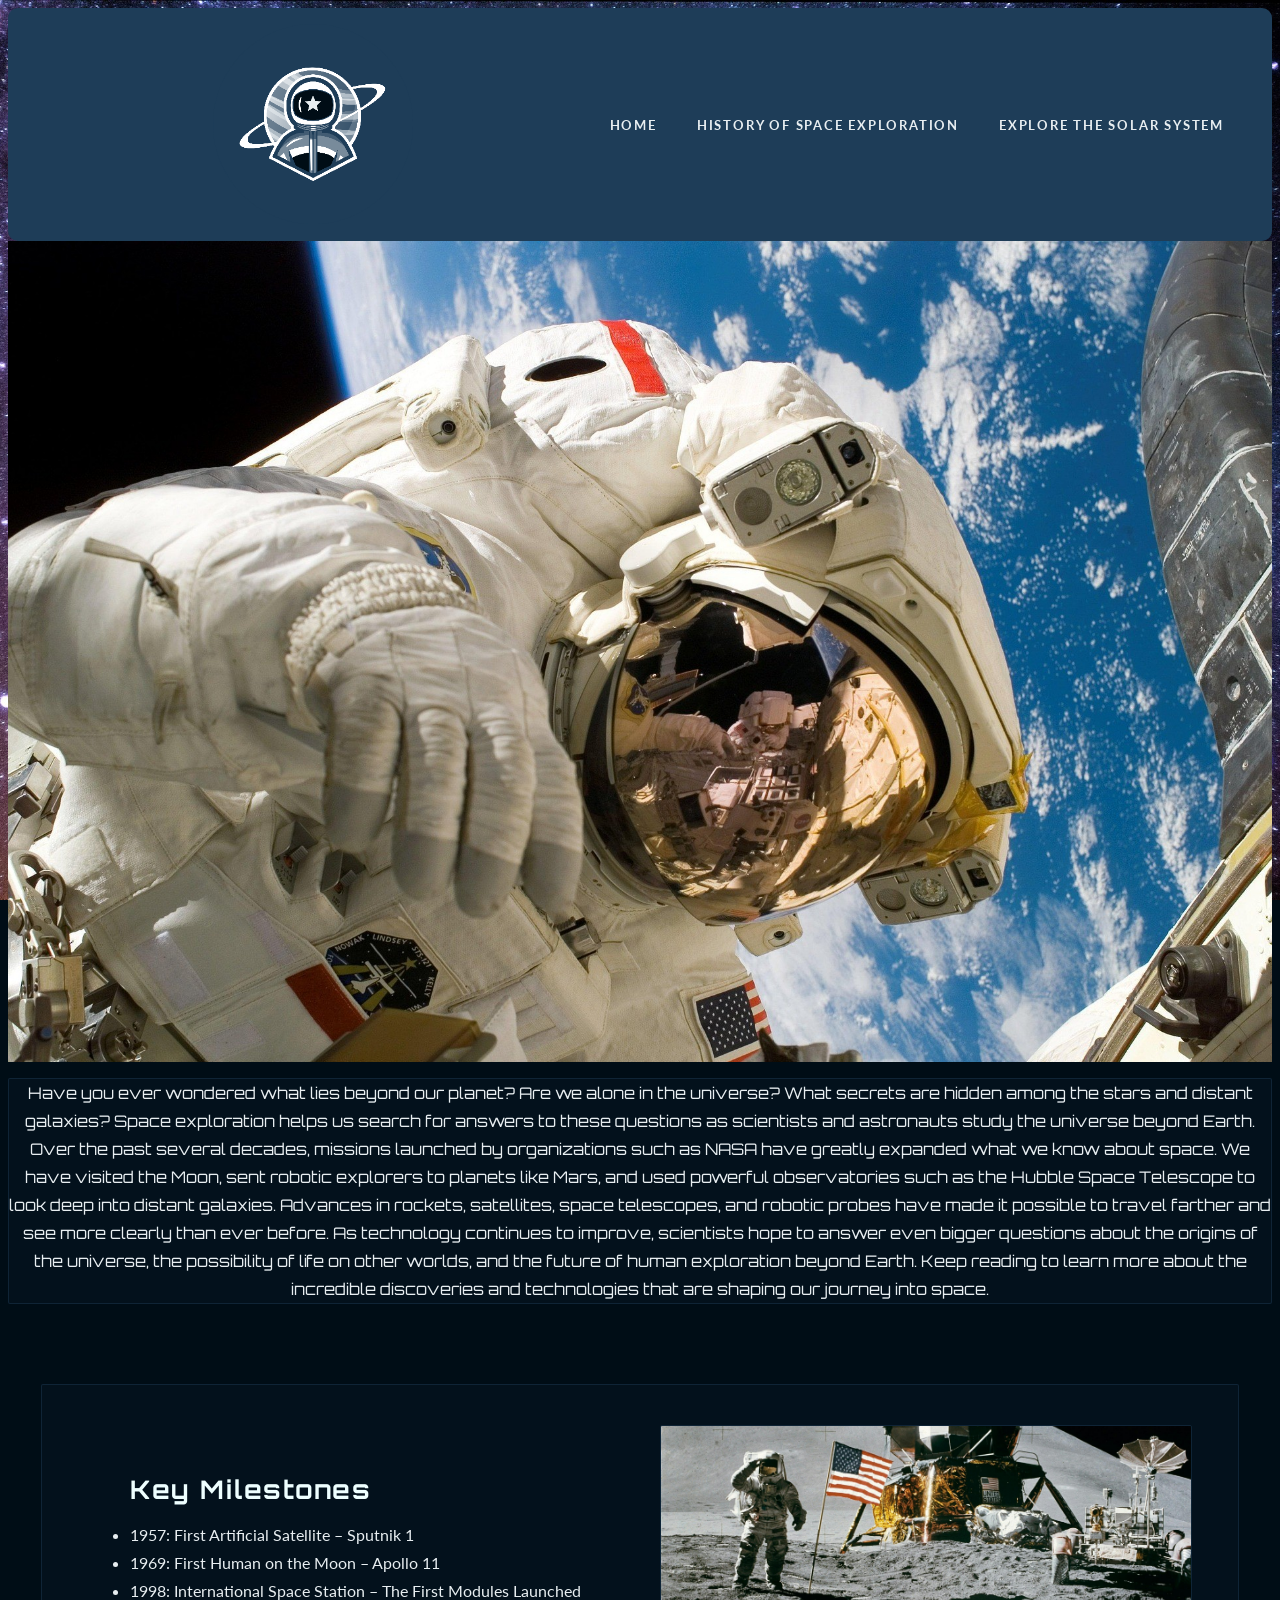
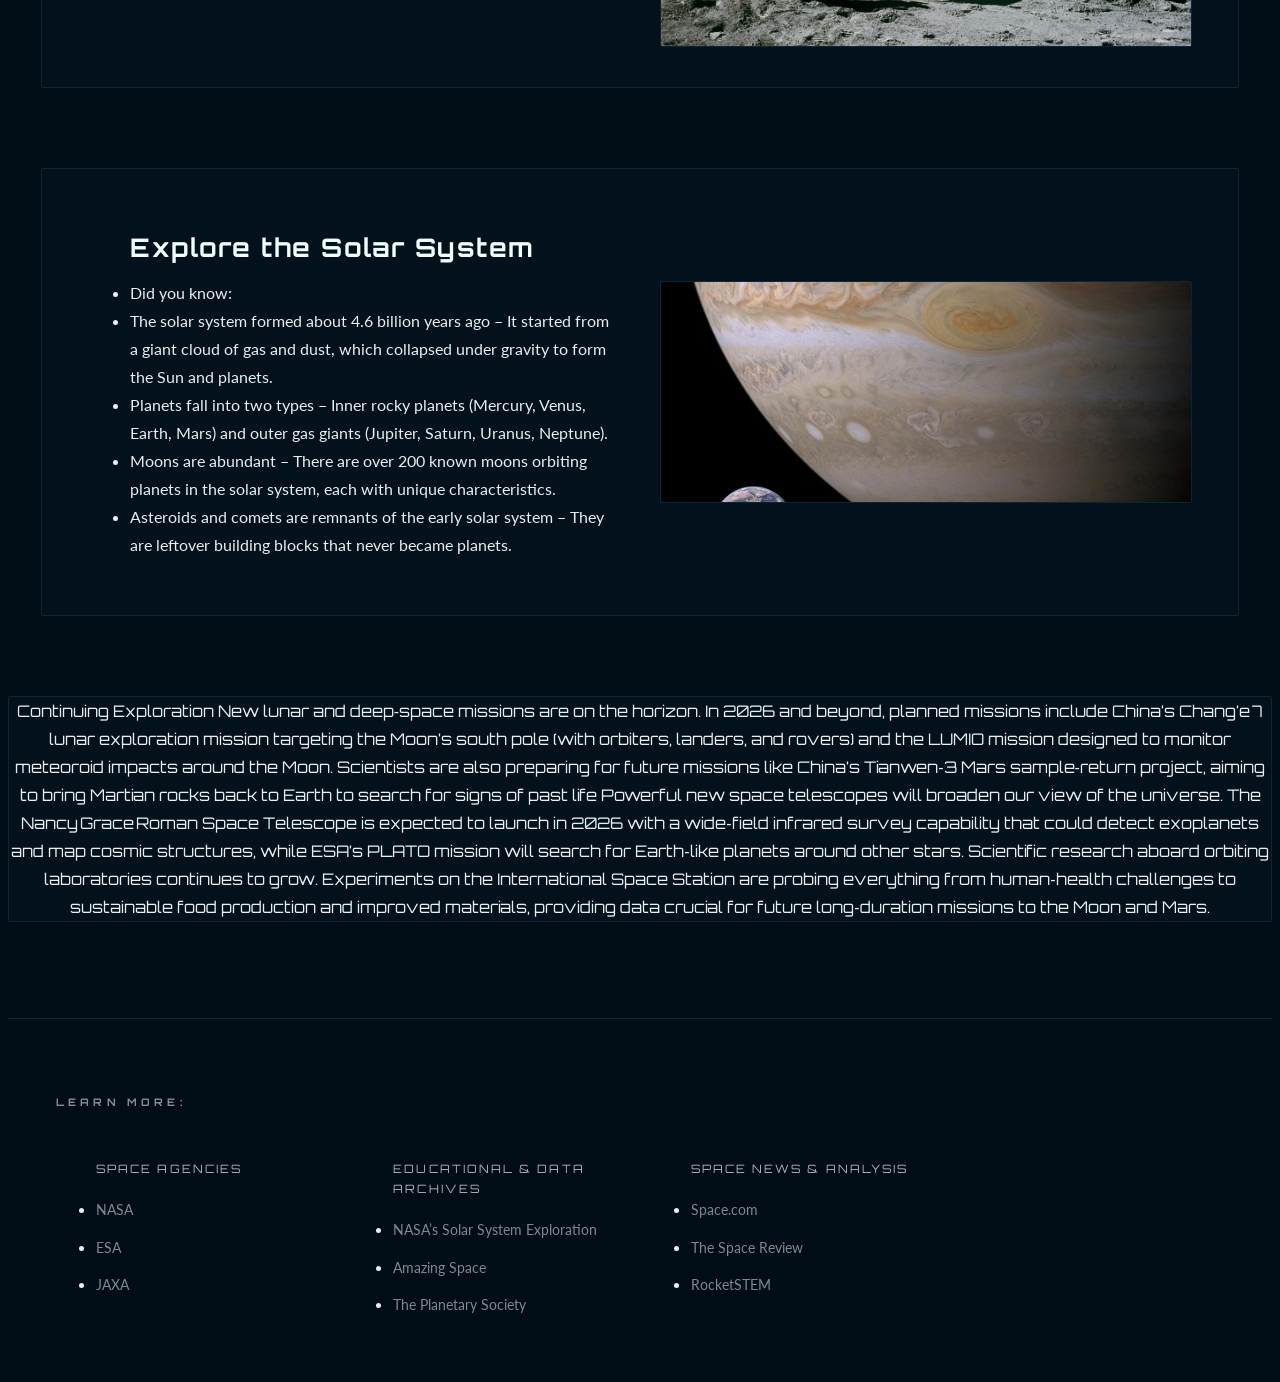
<file: index.html>
<!DOCTYPE html>
<html lang="en">
<head>
    <meta charset="UTF-8">
    <meta name="viewport" content="width=device-width, initial-scale=1.0">
    <title>Rachel Callison's site</title>
    <link rel="stylesheet" href="styles/spaceSite.css">
</head>
<body>
    <header>
        <img src="images/Space_Logo.png" alt="Space Logo">
        <nav>
            <ul>
                <li><a href="index.html">Home</a></li>
                <li><a href="history.html">History of Space Exploration</a></li>
                <li><a href="solarsystem.html">Explore the Solar System</a></li>
            </ul>
        </nav>
    </header>
    <img id="hero-" src="images/home_hero.jpg" alt="home hero image">
    <p>Have you ever wondered what lies beyond our planet? Are we alone in the universe? What secrets are hidden among the stars and distant galaxies? Space exploration helps us search for answers to these questions as scientists and astronauts study the universe beyond Earth. Over the past several decades, missions launched by organizations such as NASA have greatly expanded what we know about space. We have visited the Moon, sent robotic explorers to planets like Mars, and used powerful observatories such as the Hubble Space Telescope to look deep into distant galaxies. Advances in rockets, satellites, space telescopes, and robotic probes have made it possible to travel farther and see more clearly than ever before. As technology continues to improve, scientists hope to answer even bigger questions about the origins of the universe, the possibility of life on other worlds, and the future of human exploration beyond Earth. Keep reading to learn more about the incredible discoveries and technologies that are shaping our journey into space.</p>

    <section>
        <ul>
            <li>Key Milestones</li>
            <li>1957: First Artificial Satellite – Sputnik 1</li>
            <li>1969: First Human on the Moon – Apollo 11</li>
            <li>1998: International Space Station – The First Modules Launched</li>
        </ul>
        <a href="history.html">
        <img src="images/history_button.jpg" alt="">
    </a>
    </section>

    <section>
        
        <ul><li>Explore the Solar System</li>
            <li>Did you know:</li>
            <li>The solar system formed about 4.6 billion years ago – It started from a giant cloud of gas and dust, which collapsed under gravity to form the Sun and planets.</li>
            <li>Planets fall into two types – Inner rocky planets (Mercury, Venus, Earth, Mars) and outer gas giants (Jupiter, Saturn, Uranus, Neptune).</li>
            <li>Moons are abundant – There are over 200 known moons orbiting planets in the solar system, each with unique characteristics.</li>
            <li>Asteroids and comets are remnants of the early solar system – They are leftover building blocks that never became planets.</li>
        </ul>
        <a href="solar-system.html">
            <img src="images/solar_system_button.jpg" alt="">
        </a>
    </section>

    <p>Continuing Exploration
New lunar and deep‑space missions are on the horizon. In 2026 and beyond, planned missions include China’s Chang’e 7 lunar exploration mission targeting the Moon’s south pole (with orbiters, landers, and rovers) and the LUMIO mission designed to monitor meteoroid impacts around the Moon. Scientists are also preparing for future missions like China’s Tianwen‑3 Mars sample‑return project, aiming to bring Martian rocks back to Earth to search for signs of past life
Powerful new space telescopes will broaden our view of the universe. The Nancy Grace Roman Space Telescope is expected to launch in 2026 with a wide‑field infrared survey capability that could detect exoplanets and map cosmic structures, while ESA’s PLATO mission will search for Earth‑like planets around other stars.
Scientific research aboard orbiting laboratories continues to grow. Experiments on the International Space Station are probing everything from human‑health challenges to sustainable food production and improved materials, providing data crucial for future long‑duration missions to the Moon and Mars.
</p>



    <footer>
        <h5>Learn More:</h5>
        <div>
            <ul>
                <li>Space Agencies</li>
                <li><a href="https://www.nasa.gov/">NASA</a></li>
                <li><a href="https://www.esa.int/">ESA</a></li>
                <li><a href="https://global.jaxa.jp/">JAXA</a></li>       
            </ul>
            <ul>
                <li>Educational & Data Archives</li>
                <li><a href="https://science.nasa.gov/solar-system/">NASA’s Solar System Exploration</a></li>
                <li><a href="https://thecreativecompany.us/collections/amazing-space?srsltid=AfmBOoqfQQLfX4Ia6jD2zxwUtj6g7XrmrXsmQxMxRW6AQ82Th4IxCEOL">Amazing Space</a></li>
                <li><a href="https://www.planetary.org/">The Planetary Society</a></li>
            </ul>
            <ul>
                <li>Space News & Analysis</li>
                <li><a href="https://www.space.com/">Space.com</a></li>
                <li><a href="https://www.thespacereview.com/">The Space Review</a></li>
                <li><a href="https://www.rocketstem.org/">RocketSTEM</a></li>
            </ul>
        </div>
    </footer>
</body>
</html>
</file>
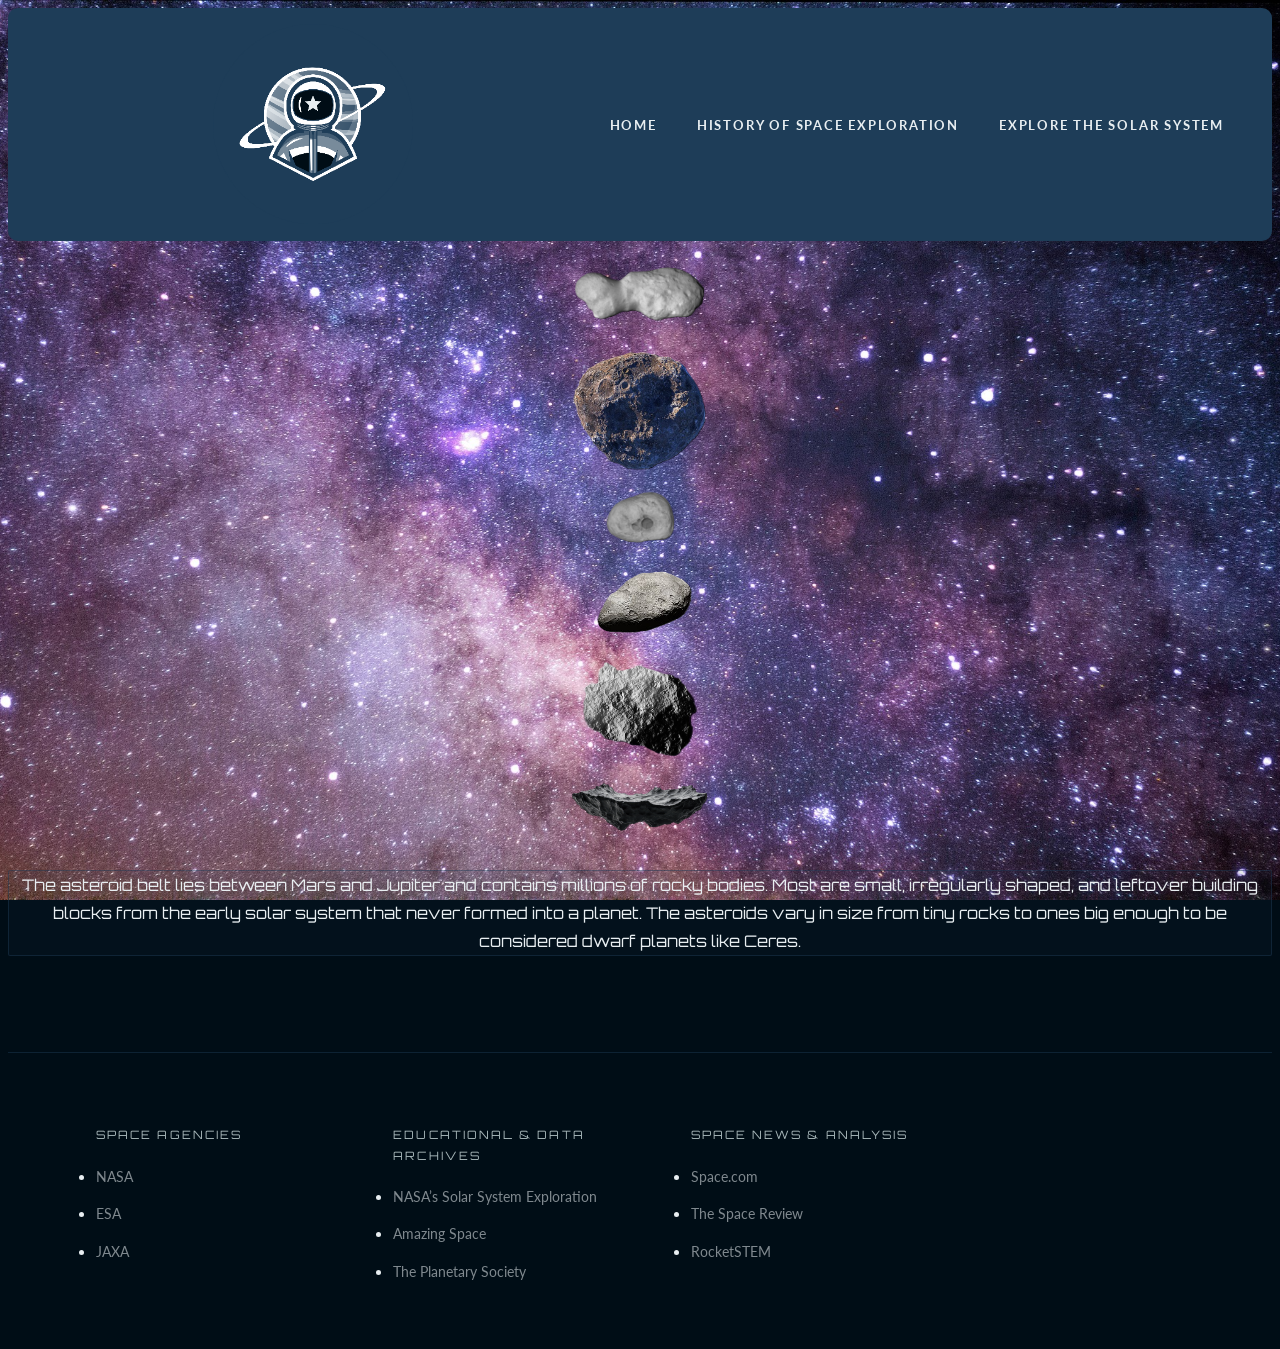
<file: asteroids.html>
<DOCTYPE html>
<html lang="en">
    <head>
        <title>Solar System Page</title>
        <link rel="stylesheet" href="styles/spaceSite.css">
    </head>
    <body>
        <header>
            <img src="images/Space_Logo.png" alt="Space Logo">
            <nav>
                <ul>
                    <li><a href="index.html">Home</a></li>
                    <li><a href="history.html">History of Space Exploration</a></li>
                    <li><a href="solarsystem.html">Explore the Solar System</a></li>
                </ul>
            </nav>
        </header>
        <div>
          <img id="asteroid-1" src="images/asteroid1.png" alt="1st asteroid img">
          <img id="asteroid-2" src="images/asteroid2.png" alt="2nd asteroid img">
          <img id="asteroid-3" src="images/asteroid3.png" alt="3rd asteroid img">
          <img id="asteroid-4" src="images/asteroid4.png" alt="4th asteroid img">
          <img id="asteroid-6" src="images/asteroid6.png" alt="6th asteroid img">
          <img id="asteroid-7" src="images/asteroid7.png" alt="7th asteroid img">
          <p>The asteroid belt lies between Mars and Jupiter and contains millions 
            of rocky bodies. Most are small, irregularly shaped, and leftover building 
            blocks from the early solar system that never formed into a planet. 
            The asteroids vary in size from tiny rocks to ones big enough to be 
            considered dwarf planets like Ceres.</p>
        </div>
        <footer>
            <div>
                <ul>
                    <li>Space Agencies</li>
                    <li><a href="https://www.nasa.gov/">NASA</a></li>
                    <li><a href="https://www.esa.int/">ESA</a></li>
                    <li><a href="https://www.jaxa.jp/">JAXA</a></li>
                </ul>
                <ul>
                    <li>Educational & Data Archives</li>
                    <li><a href="https://science.nasa.gov/solar-system/">NASA’s Solar System Exploration</a></li>
                    <li><a href="https://thecreativecompany.us/collections/amazing-space?srsltid=AfmBOoqfQQLfX4Ia6jD2zxwUtj6g7XrmrXsmQxMxRW6AQ82Th4IxCEOL">Amazing Space</a></li>
                    <li><a href="https://www.planetary.org/">The Planetary Society</a></li>
                </ul>
                <ul>
                    <li>Space News & Analysis</li>
                    <li><a href="https://www.space.com/">Space.com</a></li>
                    <li><a href="https://www.thespacereview.com/">The Space Review</a></li>
                    <li><a href="https://www.rocketstem.org/">RocketSTEM</a></li>
                </ul>
            </div>
        </footer>
    </body>
</html>
</file>
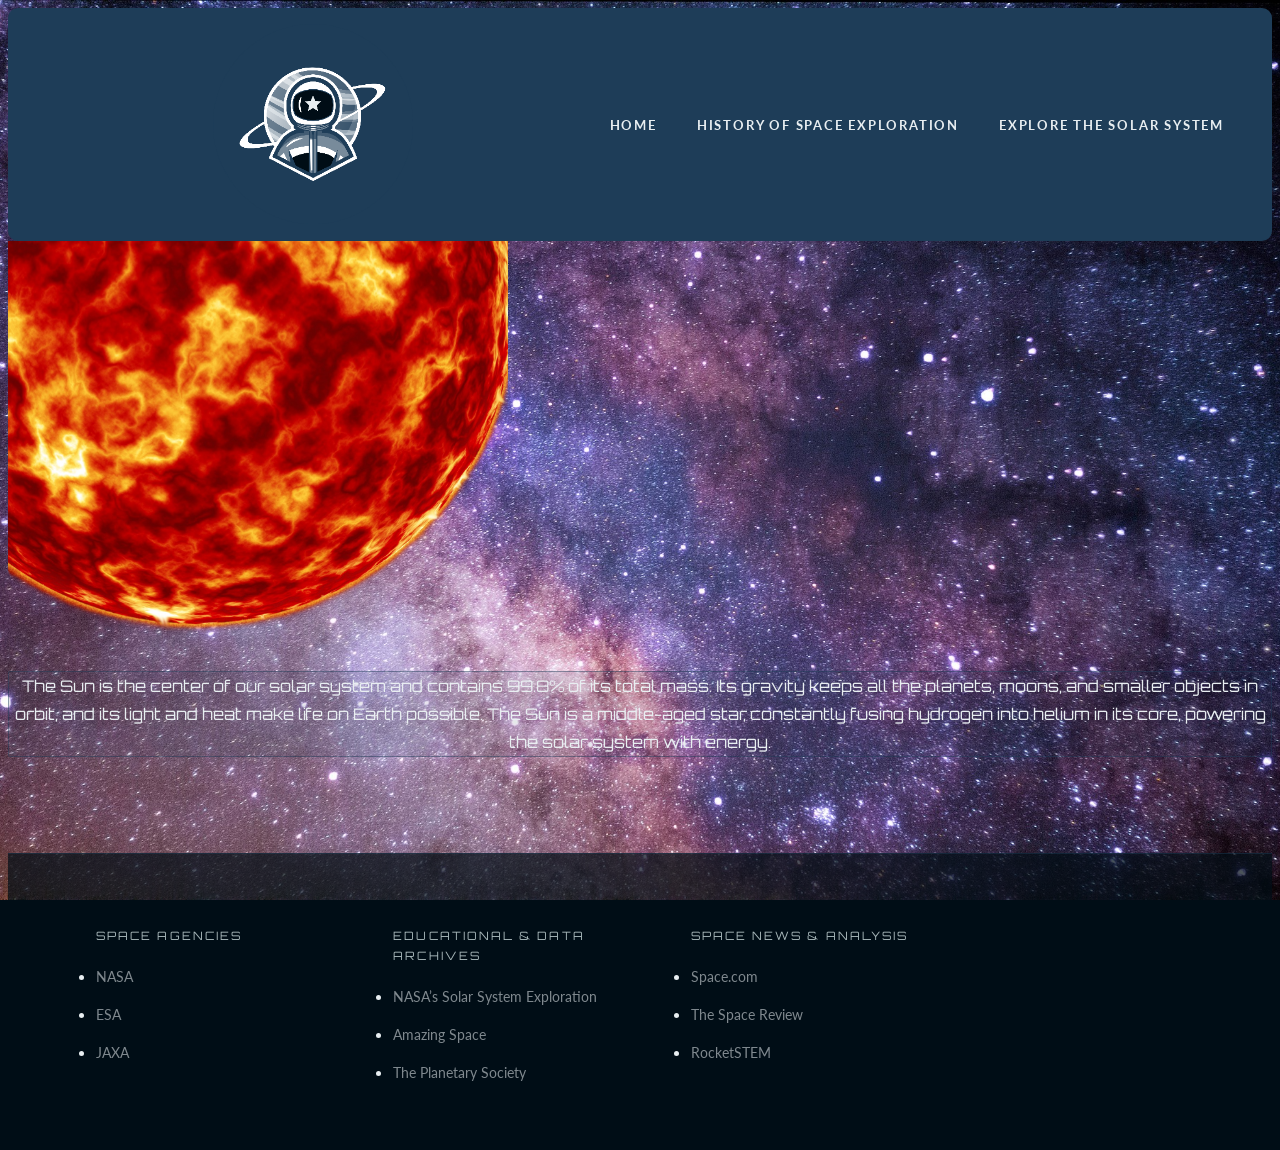
<file: hero-img.html>
<DOCTYPE html>
<html lang="en">
    <head>
        <title>Solar System Page</title>
        <link rel="stylesheet" href="styles/spaceSite.css">
    </head>
    <body>
        <header>
            <img src="images/Space_Logo.png" alt="Space Logo">
            <nav>
                <ul>
                    <li><a href="index.html">Home</a></li>
                    <li><a href="history.html">History of Space Exploration</a></li>
                    <li><a href="solarsystem.html">Explore the Solar System</a></li>
                </ul>
            </nav>
        </header>
        <div>
            <img id="hero-img-page" src="images/sun.png" alt="image of sun">
             <p>The Sun is the center of our solar system and contains 99.8%
           of its total mass. Its gravity keeps all the planets, moons, 
           and smaller objects in orbit, and its light and heat make life 
           on Earth possible. The Sun is a middle-aged star, constantly fusing 
           hydrogen into helium in its core, powering the solar system with energy.</p>
        </div>
        <footer>
            <div>
                <ul>
                    <li>Space Agencies</li>
                    <li><a href="https://www.nasa.gov/">NASA</a></li>
                    <li><a href="https://www.esa.int/">ESA</a></li>
                    <li><a href="https://www.jaxa.jp/">JAXA</a></li>
                </ul>
                <ul>
                    <li>Educational & Data Archives</li>
                    <li><a href="https://science.nasa.gov/solar-system/">NASA’s Solar System Exploration</a></li>
                    <li><a href="https://thecreativecompany.us/collections/amazing-space?srsltid=AfmBOoqfQQLfX4Ia6jD2zxwUtj6g7XrmrXsmQxMxRW6AQ82Th4IxCEOL">Amazing Space</a></li>
                    <li><a href="https://www.planetary.org/">The Planetary Society</a></li>
                </ul>
                <ul>
                    <li>Space News & Analysis</li>
                    <li><a href="https://www.space.com/">Space.com</a></li>
                    <li><a href="https://www.thespacereview.com/">The Space Review</a></li>
                    <li><a href="https://www.rocketstem.org/">RocketSTEM</a></li>
                </ul>
            </div>
        </footer>
    </body>
</html>
</file>
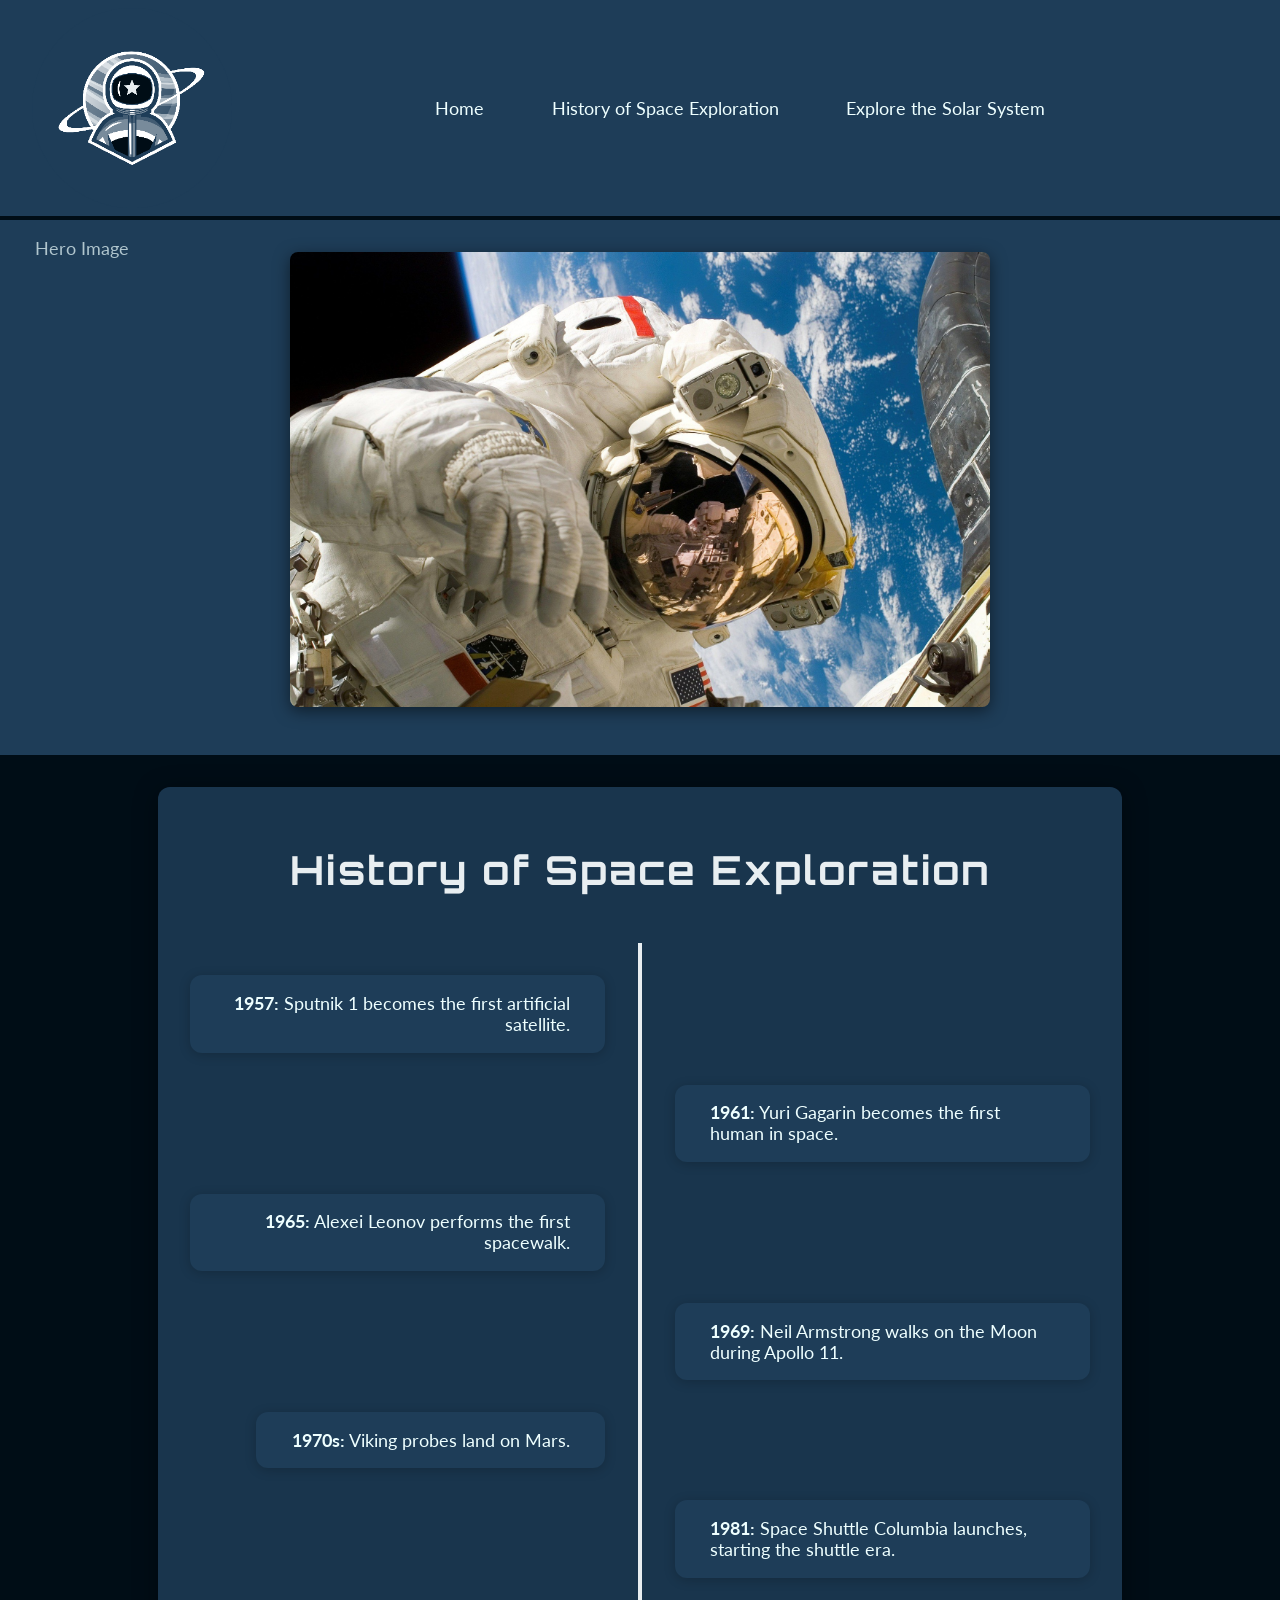
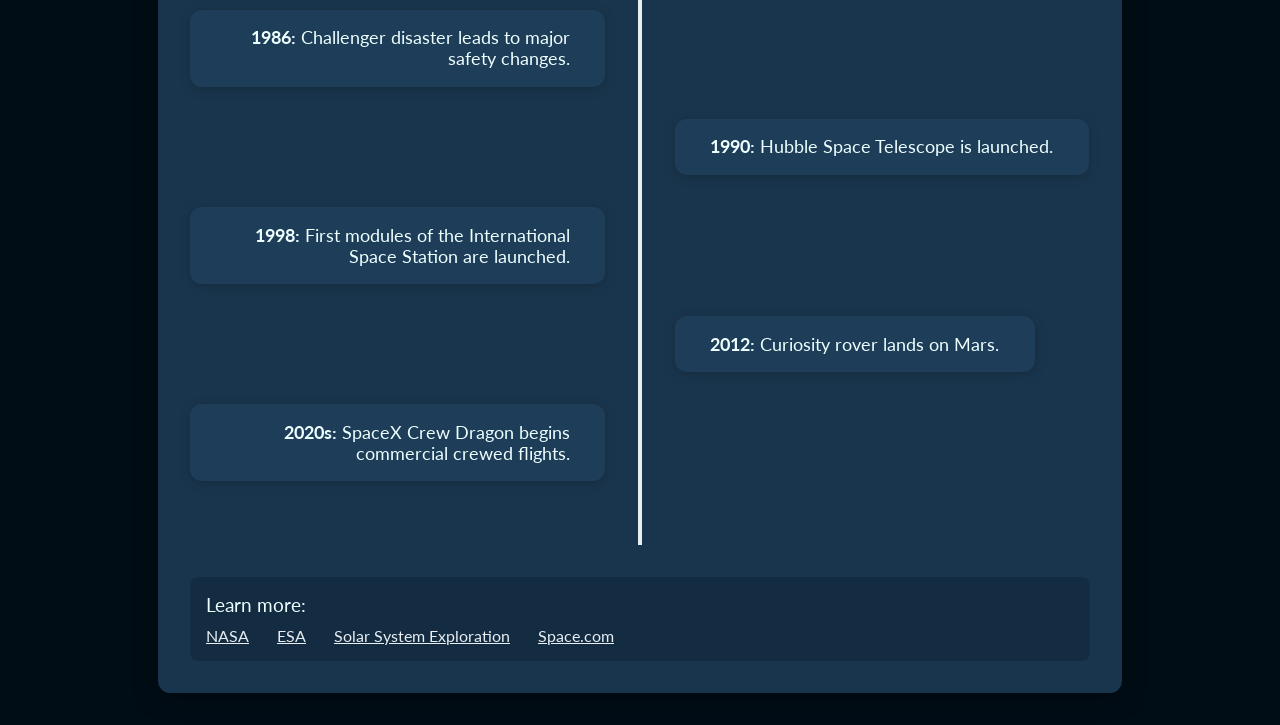
<file: history.html>
<!DOCTYPE html>
<html lang="en">
<head>
    <meta charset="UTF-8">
    <meta name="viewport" content="width=device-width, initial-scale=1.0">
    <title>History of Space Exploration</title>
    <link href="https://fonts.googleapis.com/css2?family=Orbitron:wght@700&family=Lato:wght@400;700&display=swap" rel="stylesheet">
    <style>
        :root {
            --primary: #000d16;
            --secondary: #1e3d58;
            --accent1: #e8eef1;
            --accent2: #eeffff;
        }
        body {
            background: var(--primary);
            font-family: 'Lato', Arial, sans-serif;
            color: var(--accent2);
            margin: 0;
            padding: 0;
        }
        .navbar {
            text-align: center;
            margin-top: 2em;
            margin-bottom: 2em;
        }
        .navbar h2 {
            font-family: 'Orbitron', Arial, sans-serif;
            color: var(--secondary);
            font-size: 2em;
            margin-bottom: 0.5em;
        }
        .nav-links {
            display: flex;
            justify-content: center;
            gap: 2em;
        }
        .nav-links a {
            color: var(--accent1);
            font-family: 'Lato', Arial, sans-serif;
            font-size: 1.1em;
            text-decoration: none;
            padding: 0.3em 1em;
            border-radius: 4px;
            transition: background 0.2s, color 0.2s;
        }
        .nav-links a:hover {
            background: var(--accent2);
            color: var(--primary);
        }
        .container {
            background: rgba(30, 61, 88, 0.85);
            margin: 2em auto;
            padding: 2em;
            max-width: 900px;
            border-radius: 12px;
            box-shadow: 0 4px 24px rgba(0,0,0,0.4);
        }
        .hero {
            width: 100%;
            max-width: 700px;
            display: block;
            margin: 0 auto 2em auto;
            border-radius: 8px;
            box-shadow: 0 4px 16px rgba(0,0,0,0.5);
        }
        h1 {
            text-align: center;
            font-size: 2.5em;
            margin-bottom: 0.5em;
            color: var(--accent1);
            font-family: 'Orbitron', Arial, sans-serif;
            letter-spacing: 2px;
        }
        h2 {
            margin-top: 2em;
            color: var(--accent1);
            font-family: 'Orbitron', Arial, sans-serif;
        }
        .timeline {
            margin: 2em 0;
            padding-left: 0;
            list-style: none;
        }
        .timeline li {
            margin-bottom: 1.5em;
            padding-left: 1.5em;
            position: relative;
        }
        .timeline li:before {
            content: '';
            position: absolute;
            left: 0;
            top: 0.5em;
            width: 1em;
            height: 1em;
            background: var(--accent1);
            border-radius: 50%;
        }
        .links {
            margin-top: 2em;
            padding: 1em;
            background: rgba(0,13,22,0.2);
            border-radius: 8px;
        }
        .links a {
            color: var(--accent1);
            margin-right: 1.5em;
        }

       .topbar img {
      width: auto;
      height: 200px;
      object-position: center 30%;
      display: block;
    }
    </style>
</head>
<body>
    <div class="topbar">
        <img src="images/Space_Logo.png" alt="Logo" >
        <div class="nav-links">
            <a href="index.html">Home</a>
            <a href="history.html">History of Space Exploration</a>
            <a href="solarsystem.html">Explore the Solar System</a>
        </div>
    </div>
    <div class="hero-section">
        <span class="hero-label">Hero Image</span>
        <img src="images/home_hero.jpg" alt="History Hero" class="hero">
    </div>
        <style>
            .topbar {
                display: flex;
                align-items: center;
                background: var(--secondary);
                padding: 0.5em 2em;
                border-bottom: 4px solid var(--primary);
            }
            .logo-circle {
                width: 56px;
                height: 56px;
                background: var(--primary);
                color: var(--accent2);
                border-radius: 50%;
                display: flex;
                align-items: center;
                justify-content: center;
                font-family: 'Orbitron', Arial, sans-serif;
                font-size: 1.1em;
                font-weight: bold;
                margin-right: 1.5em;
                box-shadow: 0 2px 8px rgba(0,0,0,0.2);
                border: 2px solid var(--accent1);
            }
            .nav-links {
                display: flex;
                gap: 2em;
                flex: 1;
            }
            .nav-links a {
                color: var(--accent2);
                font-family: 'Lato', Arial, sans-serif;
                font-size: 1.1em;
                text-decoration: none;
                padding: 0.3em 1em;
                border-radius: 4px;
                transition: background 0.2s, color 0.2s;
            }
            .nav-links a:hover {
                background: var(--accent1);
                color: var(--primary);
            }
            .hero-section {
                background: var(--secondary);
                padding: 2em 0 1em 0;
                text-align: center;
                position: relative;
            }
            .hero-label {
                position: absolute;
                left: 2em;
                top: 1em;
                color: var(--accent2);
                font-family: 'Lato', Arial, sans-serif;
                font-size: 1.1em;
                opacity: 0.7;
            }
            .hero {
                width: 100%;
                max-width: 700px;
                display: block;
                margin: 0 auto 2em auto;
                border-radius: 8px;
                box-shadow: 0 4px 16px rgba(0,0,0,0.5);
            }
            .container {
                background: rgba(30, 61, 88, 0.85);
                margin: 2em auto;
                padding: 2em;
                max-width: 900px;
                border-radius: 12px;
                box-shadow: 0 4px 24px rgba(0,0,0,0.4);
            }
            h1 {
                text-align: center;
                font-size: 2.5em;
                margin-bottom: 0.5em;
                color: var(--accent1);
                font-family: 'Orbitron', Arial, sans-serif;
                letter-spacing: 2px;
            }
            h2 {
                margin-top: 2em;
                color: var(--accent1);
                font-family: 'Orbitron', Arial, sans-serif;
            }
            .timeline-vertical {
                position: relative;
                margin: 3em 0 2em 0;
                padding: 2em 0;
            }
            .timeline-vertical:before {
                content: '';
                position: absolute;
                left: 50%;
                top: 0;
                width: 4px;
                height: 100%;
                background: var(--accent1);
                transform: translateX(-50%);
                z-index: 0;
            }
            .timeline-event {
                width: 50%;
                position: relative;
                margin-bottom: 2em;
            }
            .timeline-event.left {
                left: 0;
                text-align: right;
            }
            .timeline-event.right {
                left: 50%;
                text-align: left;
            }
            .event-card {
                display: inline-block;
                background: var(--secondary);
                color: var(--accent2);
                padding: 1em 2em;
                border-radius: 12px;
                box-shadow: 0 2px 12px rgba(0,0,0,0.2);
                font-size: 1.1em;
                position: relative;
                z-index: 1;
            }
            .timeline-event.left .event-card {
                margin-right: 2em;
            }
            .timeline-event.right .event-card {
                margin-left: 2em;
            }
            @media (max-width: 700px) {
                .timeline-event, .timeline-event.left, .timeline-event.right {
                    width: 100%;
                    left: 0;
                    text-align: center;
                }
                .event-card {
                    margin: 0 auto 2em auto;
                }
                .timeline-vertical:before {
                    left: 20px;
                }
            }
            .links {
                margin-top: 2em;
                padding: 1em;
                background: rgba(0,13,22,0.2);
                border-radius: 8px;
            }
            .links a {
                color: var(--accent1);
                margin-right: 1.5em;
            }
            .links h2 {
                margin-top: 0;
            }
            .learn-more-label {
                font-family: 'Lato', Arial, sans-serif;
                color: var(--accent2);
                font-size: 1.2em;
                margin-bottom: 0.5em;
            }
        </style>
    <div class="container">
        <h1>History of Space Exploration</h1>
        <div class="timeline-vertical">
            <div class="timeline-event left">
                <div class="event-card"><strong>1957:</strong> Sputnik 1 becomes the first artificial satellite.</div>
            </div>
            <div class="timeline-event right">
                <div class="event-card"><strong>1961:</strong> Yuri Gagarin becomes the first human in space.</div>
            </div>
            <div class="timeline-event left">
                <div class="event-card"><strong>1965:</strong> Alexei Leonov performs the first spacewalk.</div>
            </div>
            <div class="timeline-event right">
                <div class="event-card"><strong>1969:</strong> Neil Armstrong walks on the Moon during Apollo 11.</div>
            </div>
            <div class="timeline-event left">
                <div class="event-card"><strong>1970s:</strong> Viking probes land on Mars.</div>
            </div>
            <div class="timeline-event right">
                <div class="event-card"><strong>1981:</strong> Space Shuttle Columbia launches, starting the shuttle era.</div>
            </div>
            <div class="timeline-event left">
                <div class="event-card"><strong>1986:</strong> Challenger disaster leads to major safety changes.</div>
            </div>
            <div class="timeline-event right">
                <div class="event-card"><strong>1990:</strong> Hubble Space Telescope is launched.</div>
            </div>
            <div class="timeline-event left">
                <div class="event-card"><strong>1998:</strong> First modules of the International Space Station are launched.</div>
            </div>
            <div class="timeline-event right">
                <div class="event-card"><strong>2012:</strong> Curiosity rover lands on Mars.</div>
            </div>
            <div class="timeline-event left">
                <div class="event-card"><strong>2020s:</strong> SpaceX Crew Dragon begins commercial crewed flights.</div>
            </div>
        </div>
        <div class="links">
            <div class="learn-more-label">Learn more:</div>
            <a href="https://www.nasa.gov/" target="_blank">NASA</a>
            <a href="https://www.esa.int/" target="_blank">ESA</a>
            <a href="https://solarsystem.nasa.gov/" target="_blank">Solar System Exploration</a>
            <a href="https://space.com/" target="_blank">Space.com</a>
        </div>
    </div>
    <style>
        .nav-content {
            display: flex;
            align-items: center;
            justify-content: flex-start;
            gap: 2em;
        }
        .logo-circle {
            width: 56px;
            height: 56px;
            background: var(--secondary);
            color: var(--accent2);
            border-radius: 50%;
            display: flex;
            align-items: center;
            justify-content: center;
            font-family: 'Orbitron', Arial, sans-serif;
            font-size: 1.1em;
            font-weight: bold;
            margin-left: 1em;
            box-shadow: 0 2px 8px rgba(0,0,0,0.2);
        }
        .hero-section {
            background: var(--secondary);
            padding: 2em 0 1em 0;
            text-align: center;
        }
        .timeline-vertical {
            position: relative;
            margin: 3em 0 2em 0;
            padding: 2em 0;
        }
        .timeline-vertical:before {
            content: '';
            position: absolute;
            left: 50%;
            top: 0;
            width: 4px;
            height: 100%;
            background: var(--accent1);
            transform: translateX(-50%);
            z-index: 0;
        }
        .timeline-event {
            width: 50%;
            position: relative;
            margin-bottom: 2em;
        }
        .timeline-event.left {
            left: 0;
            text-align: right;
        }
        .timeline-event.right {
            left: 50%;
            text-align: left;
        }
        .event-card {
            display: inline-block;
            background: var(--secondary);
            color: var(--accent2);
            padding: 1em 2em;
            border-radius: 12px;
            box-shadow: 0 2px 12px rgba(0,0,0,0.2);
            font-size: 1.1em;
            position: relative;
            z-index: 1;
        }
        .timeline-event.left .event-card {
            margin-right: 2em;
        }
        .timeline-event.right .event-card {
            margin-left: 2em;
        }
        @media (max-width: 700px) {
            .timeline-event, .timeline-event.left, .timeline-event.right {
                width: 100%;
                left: 0;
                text-align: center;
            }
            .event-card {
                margin: 0 auto 2em auto;
            }
            .timeline-vertical:before {
                left: 20px;
            }
        }
    </style>
</body>
</html>
</file>
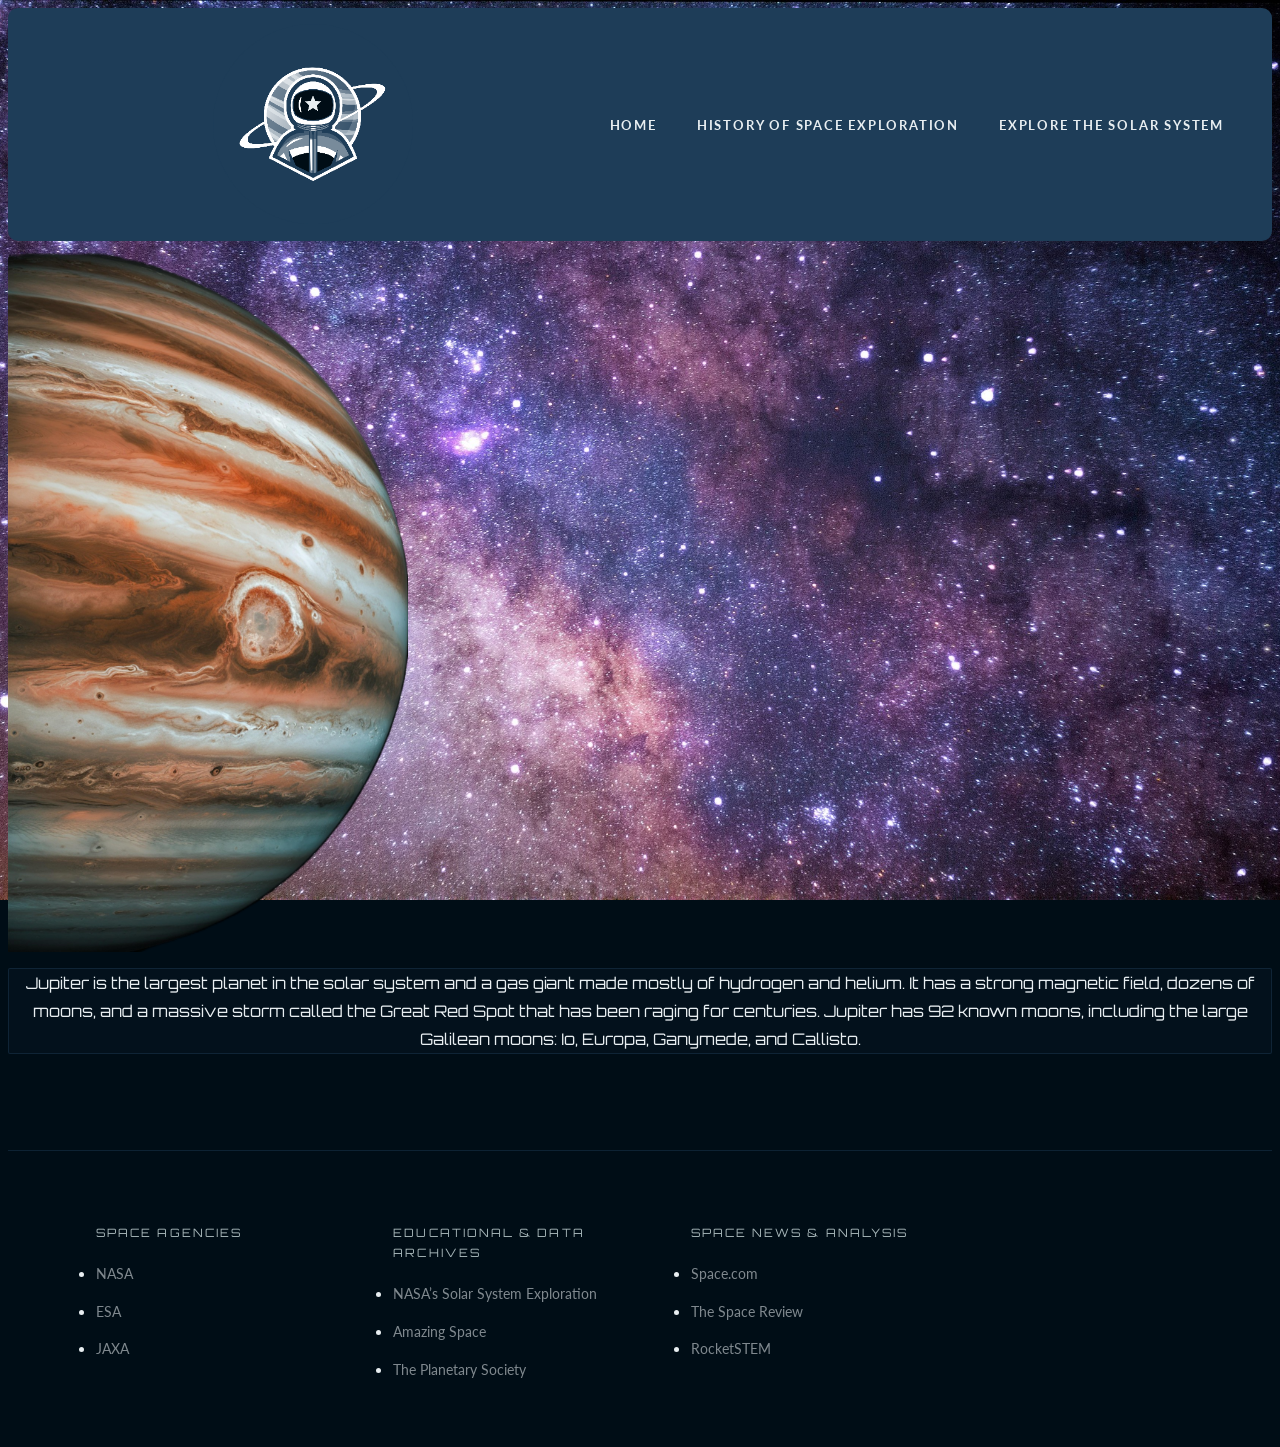
<file: jupiter.html>
<DOCTYPE html>
<html lang="en">
    <head>
        <title>Solar System Page</title>
        <link rel="stylesheet" href="styles/spaceSite.css">
    </head>
    <body>
        <header>
            <img src="images/Space_Logo.png" alt="Space Logo">
            <nav>
                <ul>
                    <li><a href="index.html">Home</a></li>
                    <li><a href="history.html">History of Space Exploration</a></li>
                    <li><a href="solarsystem.html">Explore the Solar System</a></li>
                </ul>
            </nav>
        </header>
        <div>
            <img id="jupiter-page" src="images/jupiter.png" alt="img of jupiter">
            <p>Jupiter is the largest planet in the solar system and a gas giant made 
           mostly of hydrogen and helium. It has a strong magnetic field, dozens of 
           moons, and a massive storm called the Great Red Spot that has been raging 
           for centuries. Jupiter has 92 known moons, including the large Galilean 
           moons: Io, Europa, Ganymede, and Callisto.</p>
        </div>
        <footer>
            <div>
                <ul>
                    <li>Space Agencies</li>
                    <li><a href="https://www.nasa.gov/">NASA</a></li>
                    <li><a href="https://www.esa.int/">ESA</a></li>
                    <li><a href="https://www.jaxa.jp/">JAXA</a></li>
                </ul>
                <ul>
                    <li>Educational & Data Archives</li>
                    <li><a href="https://science.nasa.gov/solar-system/">NASA’s Solar System Exploration</a></li>
                    <li><a href="https://thecreativecompany.us/collections/amazing-space?srsltid=AfmBOoqfQQLfX4Ia6jD2zxwUtj6g7XrmrXsmQxMxRW6AQ82Th4IxCEOL">Amazing Space</a></li>
                    <li><a href="https://www.planetary.org/">The Planetary Society</a></li>
                </ul>
                <ul>
                    <li>Space News & Analysis</li>
                    <li><a href="https://www.space.com/">Space.com</a></li>
                    <li><a href="https://www.thespacereview.com/">The Space Review</a></li>
                    <li><a href="https://www.rocketstem.org/">RocketSTEM</a></li>
                </ul>
            </div>
        </footer>
    </body>
</html>
</file>
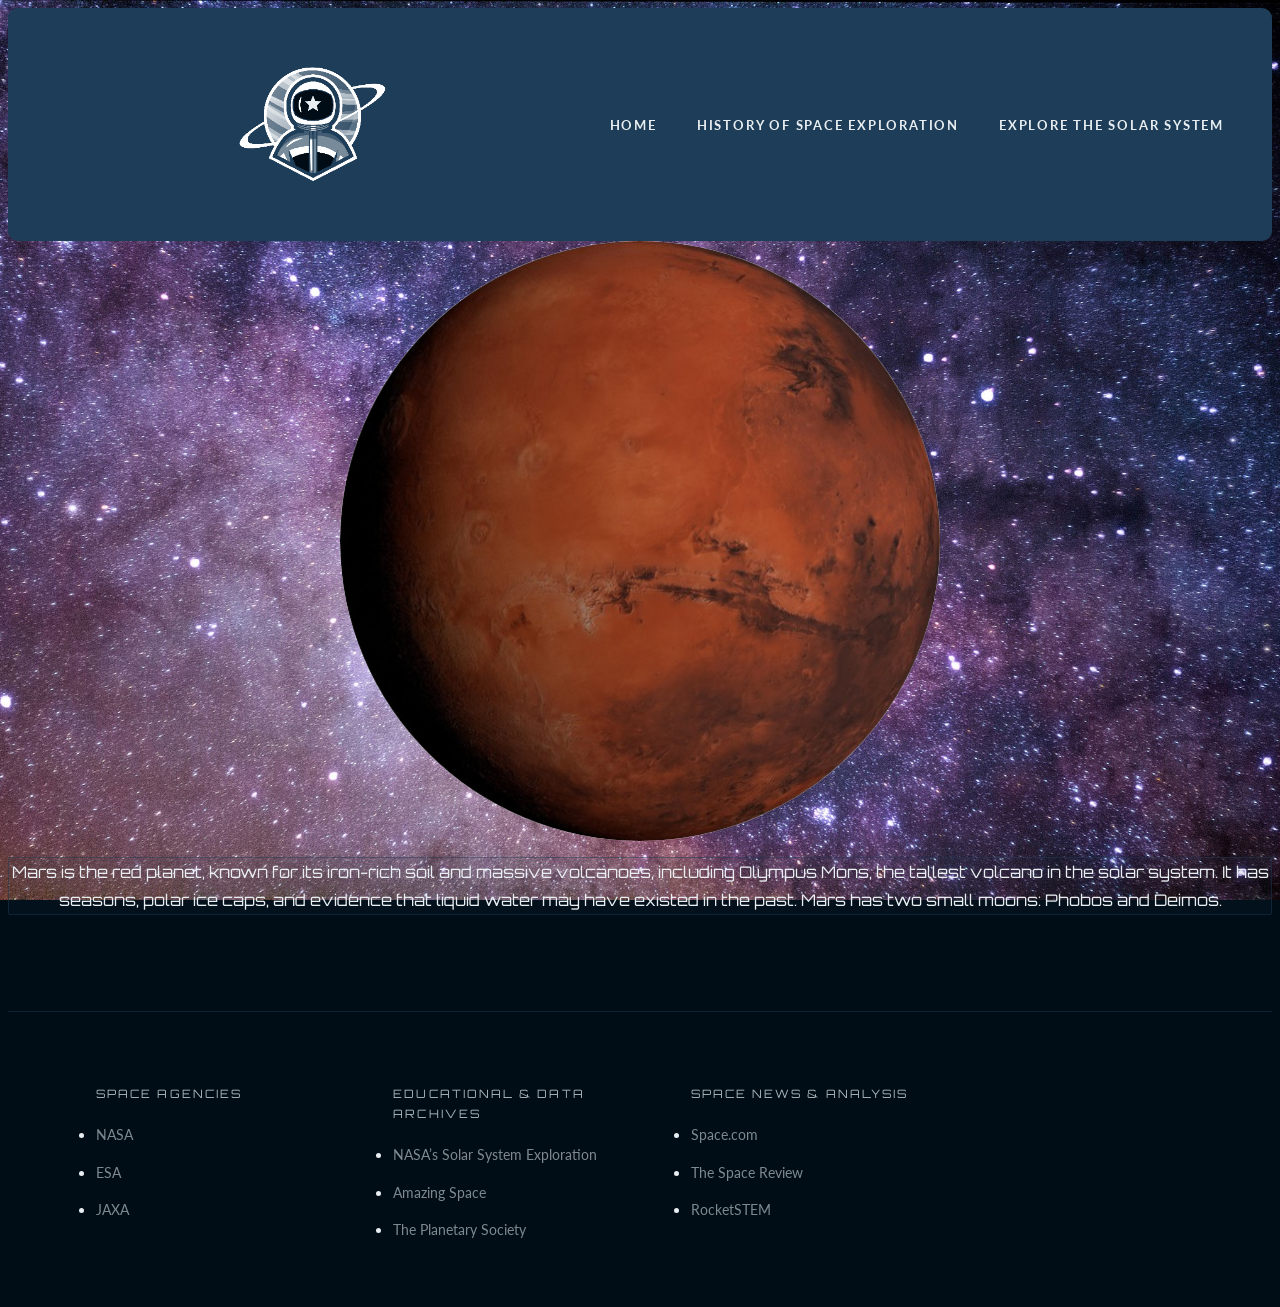
<file: mars.html>
<DOCTYPE html>
<html lang="en">
    <head>
        <title>Solar System Page</title>
        <link rel="stylesheet" href="styles/spaceSite.css">
    </head>
    <body>
        <header>
            <img src="images/Space_Logo.png" alt="Space Logo">
            <nav>
                <ul>
                    <li><a href="index.html">Home</a></li>
                    <li><a href="history.html">History of Space Exploration</a></li>
                    <li><a href="solarsystem.html">Explore the Solar System</a></li>
                </ul>
            </nav>
        </header>
        <div>
            <img id="mars-big" src="images/mars.jpg" alt="img of mars">
            <p>Mars is the red planet, known for its iron-rich soil and massive volcanoes, 
          including Olympus Mons, the tallest volcano in the solar system. It has 
          seasons, polar ice caps, and evidence that liquid water may have existed 
          in the past. Mars has two small moons: Phobos and Deimos.</p>
        </div>
         <footer>
            <div>
                <ul>
                    <li>Space Agencies</li>
                    <li><a href="https://www.nasa.gov/">NASA</a></li>
                    <li><a href="https://www.esa.int/">ESA</a></li>
                    <li><a href="https://www.jaxa.jp/">JAXA</a></li>
                </ul>
                <ul>
                    <li>Educational & Data Archives</li>
                    <li><a href="https://science.nasa.gov/solar-system/">NASA’s Solar System Exploration</a></li>
                    <li><a href="https://thecreativecompany.us/collections/amazing-space?srsltid=AfmBOoqfQQLfX4Ia6jD2zxwUtj6g7XrmrXsmQxMxRW6AQ82Th4IxCEOL">Amazing Space</a></li>
                    <li><a href="https://www.planetary.org/">The Planetary Society</a></li>
                </ul>
                <ul>
                    <li>Space News & Analysis</li>
                    <li><a href="https://www.space.com/">Space.com</a></li>
                    <li><a href="https://www.thespacereview.com/">The Space Review</a></li>
                    <li><a href="https://www.rocketstem.org/">RocketSTEM</a></li>
                </ul>
            </div>
        </footer>
    </body>
</html>
</file>
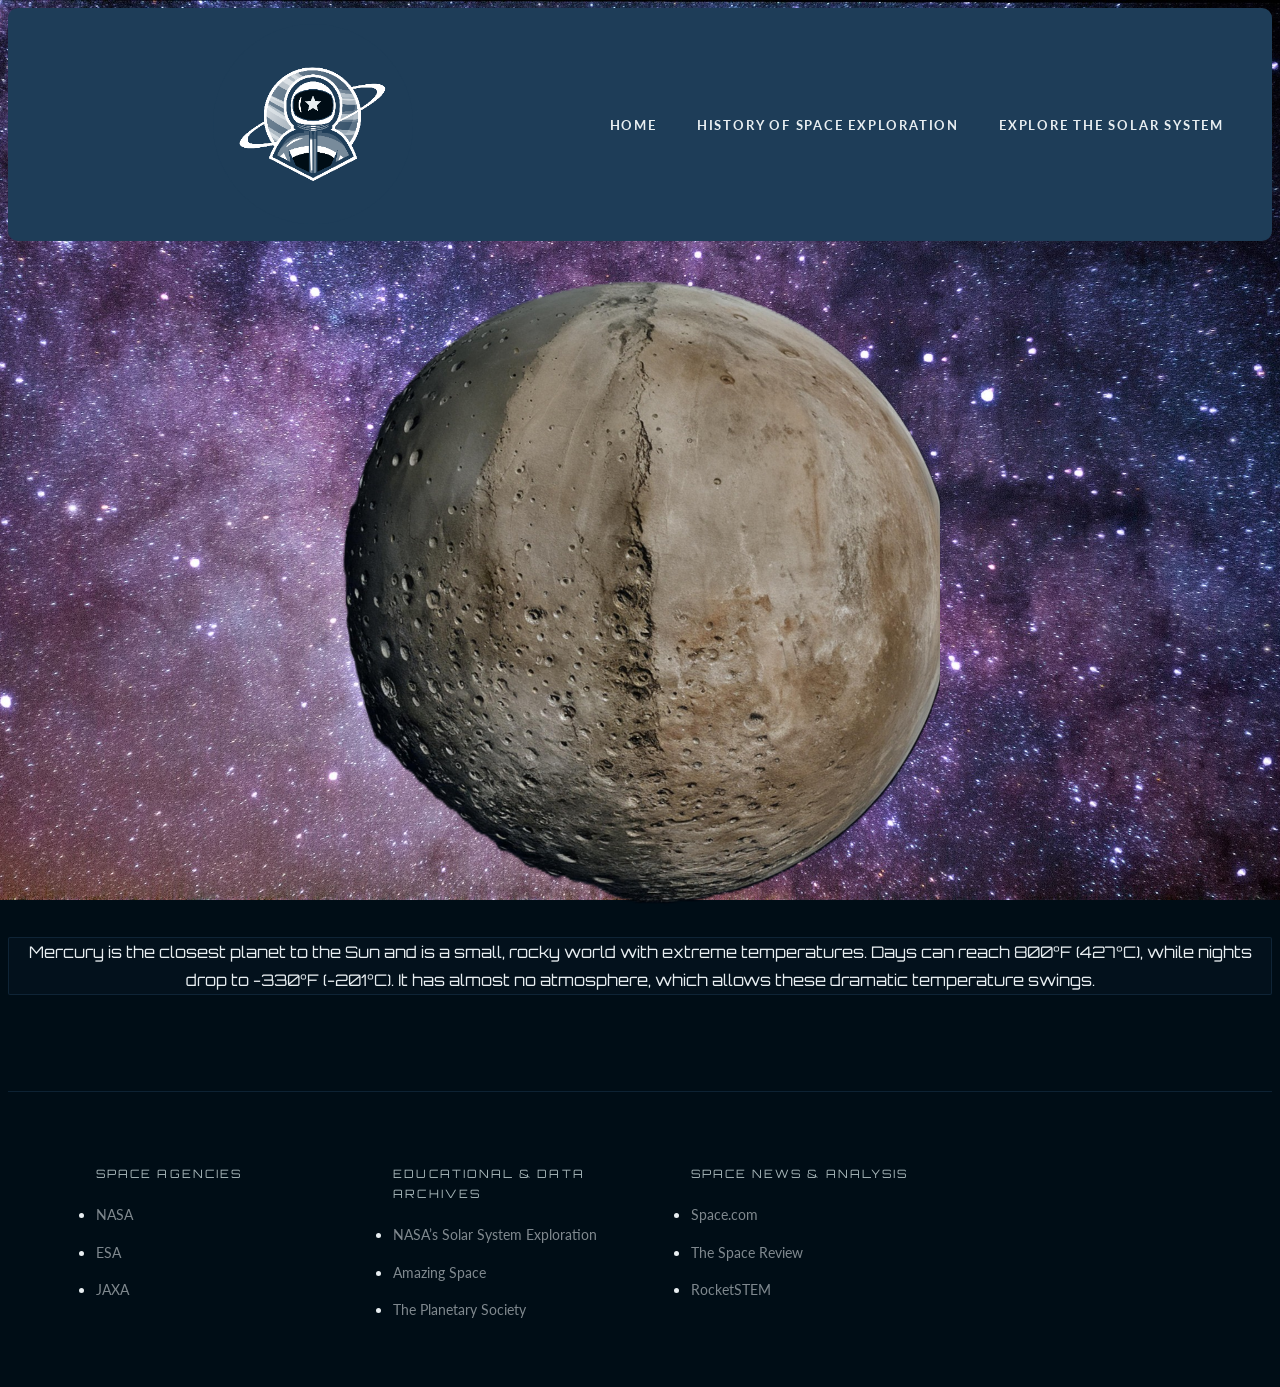
<file: mercury.html>
<DOCTYPE html>
<html lang="en">
    <head>
        <title>Solar System Page</title>
        <link rel="stylesheet" href="styles/spaceSite.css">
    </head>
    <body>
        <header>
            <img src="images/Space_Logo.png" alt="Space Logo">
            <nav>
                <ul>
                    <li><a href="index.html">Home</a></li>
                    <li><a href="history.html">History of Space Exploration</a></li>
                    <li><a href="solarsystem.html">Explore the Solar System</a></li>
                </ul>
            </nav>
        </header>
        <div>
            <img id="mercury-big" src="images/mercury.png" alt="img of merc">
        <p>Mercury is the closest planet to the Sun and is a small, 
           rocky world with extreme temperatures. Days can reach 800°F 
           (427°C), while nights drop to −330°F (−201°C). It has almost 
           no atmosphere, which allows these dramatic temperature swings.</p>
        </div>
         <footer>
            <div>
                <ul>
                    <li>Space Agencies</li>
                    <li><a href="https://www.nasa.gov/">NASA</a></li>
                    <li><a href="https://www.esa.int/">ESA</a></li>
                    <li><a href="https://www.jaxa.jp/">JAXA</a></li>
                </ul>
                <ul>
                    <li>Educational & Data Archives</li>
                    <li><a href="https://science.nasa.gov/solar-system/">NASA’s Solar System Exploration</a></li>
                    <li><a href="https://thecreativecompany.us/collections/amazing-space?srsltid=AfmBOoqfQQLfX4Ia6jD2zxwUtj6g7XrmrXsmQxMxRW6AQ82Th4IxCEOL">Amazing Space</a></li>
                    <li><a href="https://www.planetary.org/">The Planetary Society</a></li>
                </ul>
                <ul>
                    <li>Space News & Analysis</li>
                    <li><a href="https://www.space.com/">Space.com</a></li>
                    <li><a href="https://www.thespacereview.com/">The Space Review</a></li>
                    <li><a href="https://www.rocketstem.org/">RocketSTEM</a></li>
                </ul>
            </div>
        </footer>
    </body>
</html>
</file>
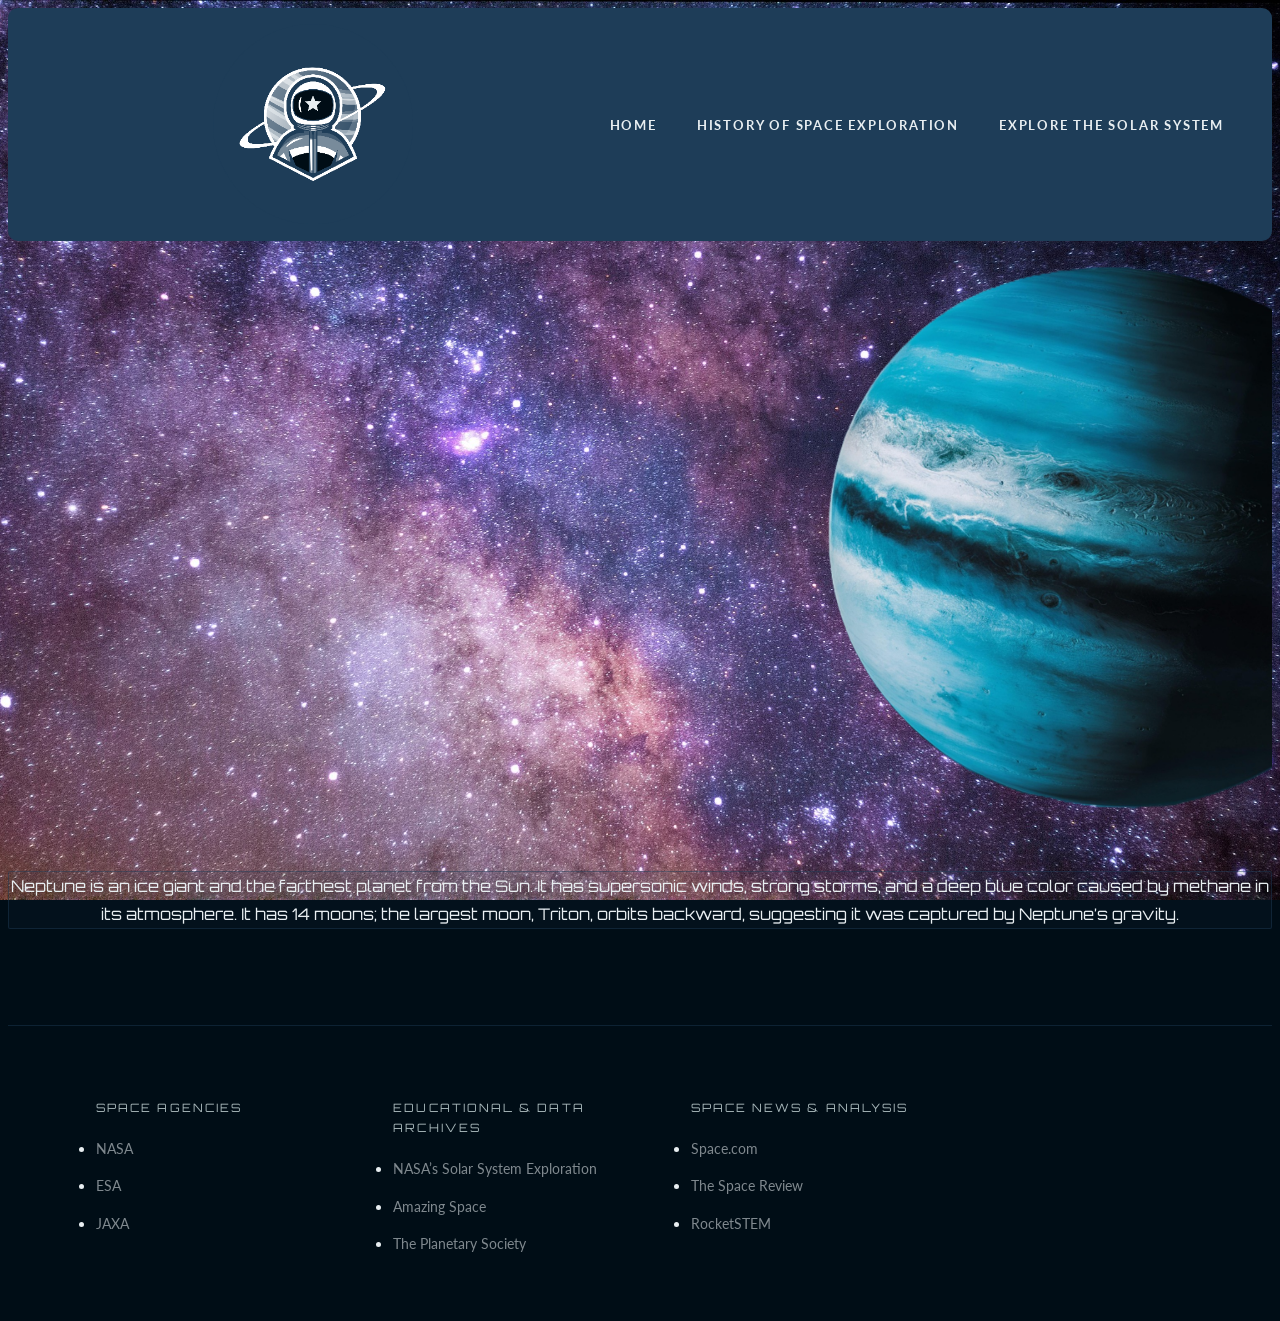
<file: neptune.html>
<DOCTYPE html>
<html lang="en">
    <head>
        <title>Solar System Page</title>
        <link rel="stylesheet" href="styles/spaceSite.css">
    </head>
    <body>
        <header>
            <img src="images/Space_Logo.png" alt="Space Logo">
            <nav>
                <ul>
                    <li><a href="index.html">Home</a></li>
                    <li><a href="history.html">History of Space Exploration</a></li>
                    <li><a href="solarsystem.html">Explore the Solar System</a></li>
                </ul>
            </nav>
        </header>
        <div>
            <img id="neptune" src="images/neptune.png" alt="img of neptune">
            <p>Neptune is an ice giant and the farthest planet from the Sun. It has 
           supersonic winds, strong storms, and a deep blue color caused by methane 
           in its atmosphere. It has 14 moons; the largest moon, Triton, orbits 
           backward, suggesting it was captured by Neptune’s gravity.</p>
        </div>
        <footer>
            <div>
                <ul>
                    <li>Space Agencies</li>
                    <li><a href="https://www.nasa.gov/">NASA</a></li>
                    <li><a href="https://www.esa.int/">ESA</a></li>
                    <li><a href="https://www.jaxa.jp/">JAXA</a></li>
                </ul>
                <ul>
                    <li>Educational & Data Archives</li>
                    <li><a href="https://science.nasa.gov/solar-system/">NASA’s Solar System Exploration</a></li>
                    <li><a href="https://thecreativecompany.us/collections/amazing-space?srsltid=AfmBOoqfQQLfX4Ia6jD2zxwUtj6g7XrmrXsmQxMxRW6AQ82Th4IxCEOL">Amazing Space</a></li>
                    <li><a href="https://www.planetary.org/">The Planetary Society</a></li>
                </ul>
                <ul>
                    <li>Space News & Analysis</li>
                    <li><a href="https://www.space.com/">Space.com</a></li>
                    <li><a href="https://www.thespacereview.com/">The Space Review</a></li>
                    <li><a href="https://www.rocketstem.org/">RocketSTEM</a></li>
                </ul>
            </div>
        </footer>
    </body>
</html>
</file>
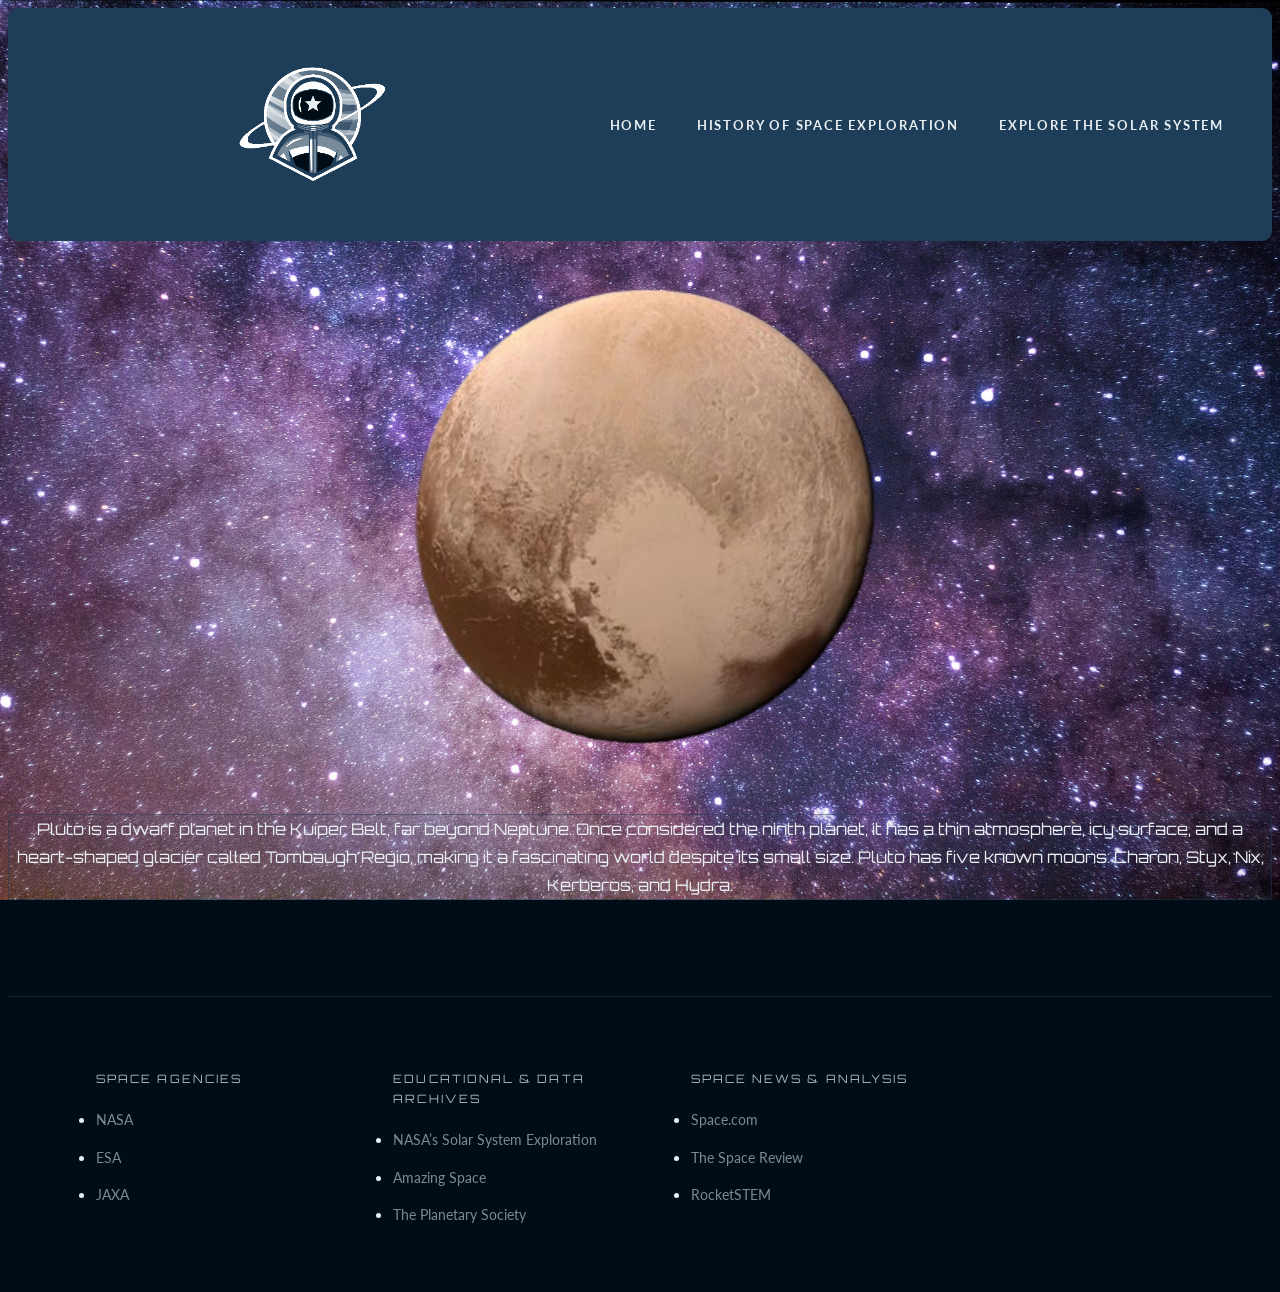
<file: pluto.html>
<DOCTYPE html>
<html lang="en">
    <head>
        <title>Solar System Page</title>
        <link rel="stylesheet" href="styles/spaceSite.css">
    </head>
    <body>
        <header>
            <img src="images/Space_Logo.png" alt="Space Logo">
            <nav>
                <ul>
                    <li><a href="index.html">Home</a></li>
                    <li><a href="history.html">History of Space Exploration</a></li>
                    <li><a href="solarsystem.html">Explore the Solar System</a></li>
                </ul>
            </nav>
        </header>
        <div>
            <img id="pluto-page" src="images/pluto.png" alt="img of pluto">
            <p>Pluto is a dwarf planet in the Kuiper Belt, far beyond Neptune. 
           Once considered the ninth planet, it has a thin atmosphere, icy 
           surface, and a heart-shaped glacier called Tombaugh Regio, making it 
           a fascinating world despite its small size. Pluto has five known moons: 
           Charon, Styx, Nix, Kerberos, and Hydra. </p>
        </div>
        <footer>
            <div>
                <ul>
                    <li>Space Agencies</li>
                    <li><a href="https://www.nasa.gov/">NASA</a></li>
                    <li><a href="https://www.esa.int/">ESA</a></li>
                    <li><a href="https://www.jaxa.jp/">JAXA</a></li>
                </ul>
                <ul>
                    <li>Educational & Data Archives</li>
                    <li><a href="https://science.nasa.gov/solar-system/">NASA’s Solar System Exploration</a></li>
                    <li><a href="https://thecreativecompany.us/collections/amazing-space?srsltid=AfmBOoqfQQLfX4Ia6jD2zxwUtj6g7XrmrXsmQxMxRW6AQ82Th4IxCEOL">Amazing Space</a></li>
                    <li><a href="https://www.planetary.org/">The Planetary Society</a></li>
                </ul>
                <ul>
                    <li>Space News & Analysis</li>
                    <li><a href="https://www.space.com/">Space.com</a></li>
                    <li><a href="https://www.thespacereview.com/">The Space Review</a></li>
                    <li><a href="https://www.rocketstem.org/">RocketSTEM</a></li>
                </ul>
            </div>
        </footer>
    </body>
</html>
</file>
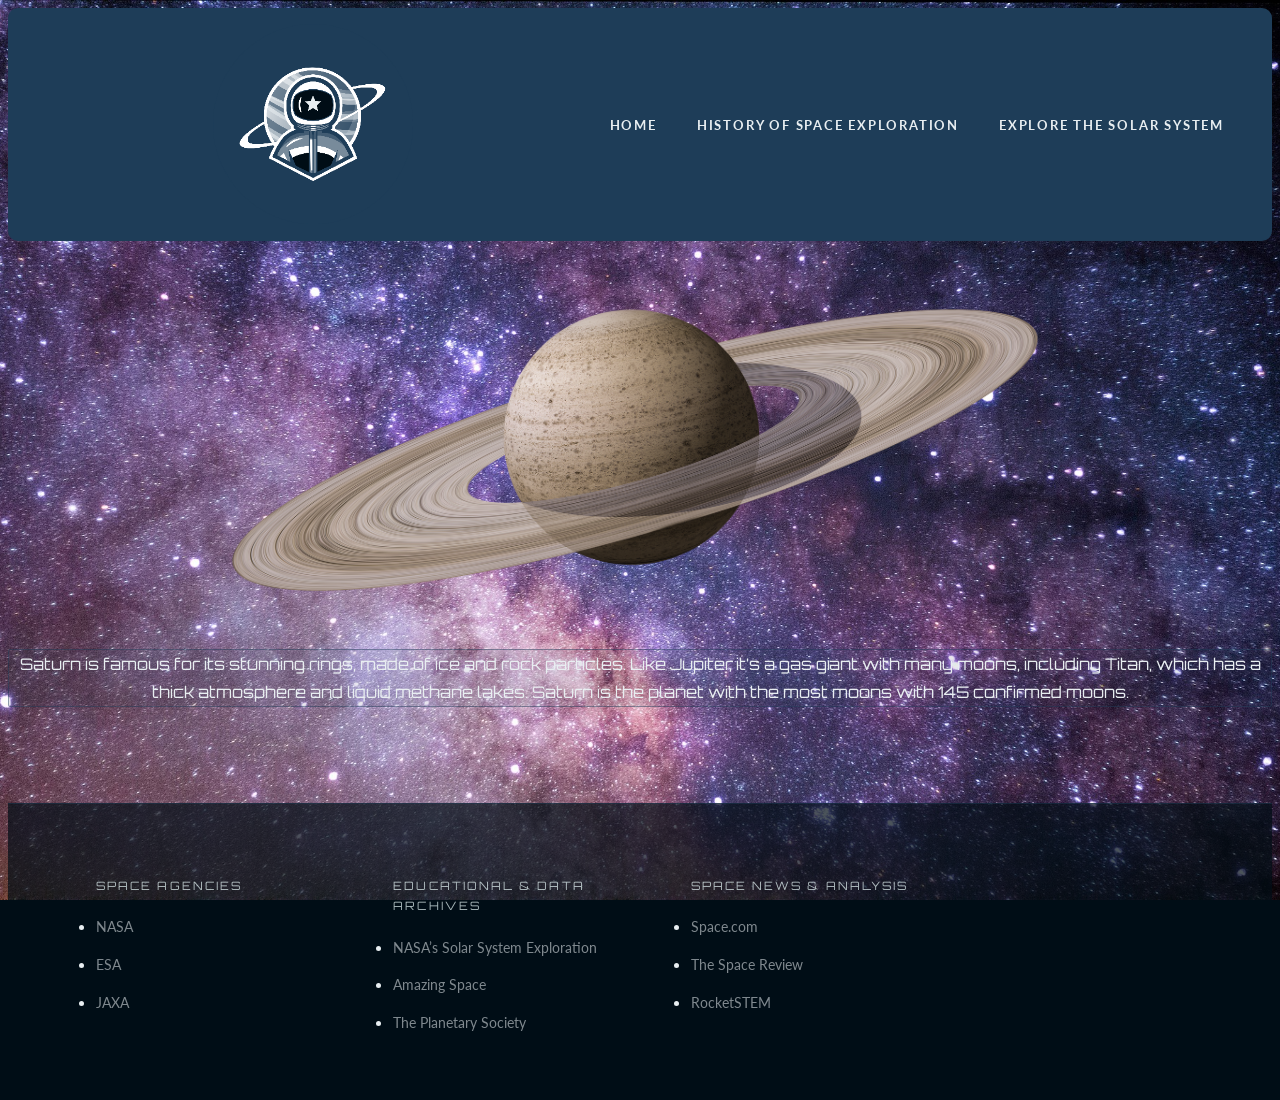
<file: saturn.html>
<DOCTYPE html>
<html lang="en">
    <head>
        <title>Solar System Page</title>
        <link rel="stylesheet" href="styles/spaceSite.css">
    </head>
    <body>
        <header>
            <img src="images/Space_Logo.png" alt="Space Logo">
            <nav>
                <ul>
                    <li><a href="index.html">Home</a></li>
                    <li><a href="history.html">History of Space Exploration</a></li>
                    <li><a href="solarsystem.html">Explore the Solar System</a></li>
                </ul>
            </nav>
        </header>
        <div>
        <img id="saturn-big" src="images/saturn.png" alt="img of jupiter">
        <p>Saturn is famous for its stunning rings, made of ice and rock particles. 
           Like Jupiter, it’s a gas giant with many moons, including Titan, which 
           has a thick atmosphere and liquid methane lakes. Saturn is the planet 
           with the most moons with 145 confirmed moons.</p>
        </div>
         <footer>
            <div>
                <ul>
                    <li>Space Agencies</li>
                    <li><a href="https://www.nasa.gov/">NASA</a></li>
                    <li><a href="https://www.esa.int/">ESA</a></li>
                    <li><a href="https://www.jaxa.jp/">JAXA</a></li>
                </ul>
                <ul>
                    <li>Educational & Data Archives</li>
                    <li><a href="https://science.nasa.gov/solar-system/">NASA’s Solar System Exploration</a></li>
                    <li><a href="https://thecreativecompany.us/collections/amazing-space?srsltid=AfmBOoqfQQLfX4Ia6jD2zxwUtj6g7XrmrXsmQxMxRW6AQ82Th4IxCEOL">Amazing Space</a></li>
                    <li><a href="https://www.planetary.org/">The Planetary Society</a></li>
                </ul>
                <ul>
                    <li>Space News & Analysis</li>
                    <li><a href="https://www.space.com/">Space.com</a></li>
                    <li><a href="https://www.thespacereview.com/">The Space Review</a></li>
                    <li><a href="https://www.rocketstem.org/">RocketSTEM</a></li>
                </ul>
            </div>
        </footer>
    </body>
</html>
</file>
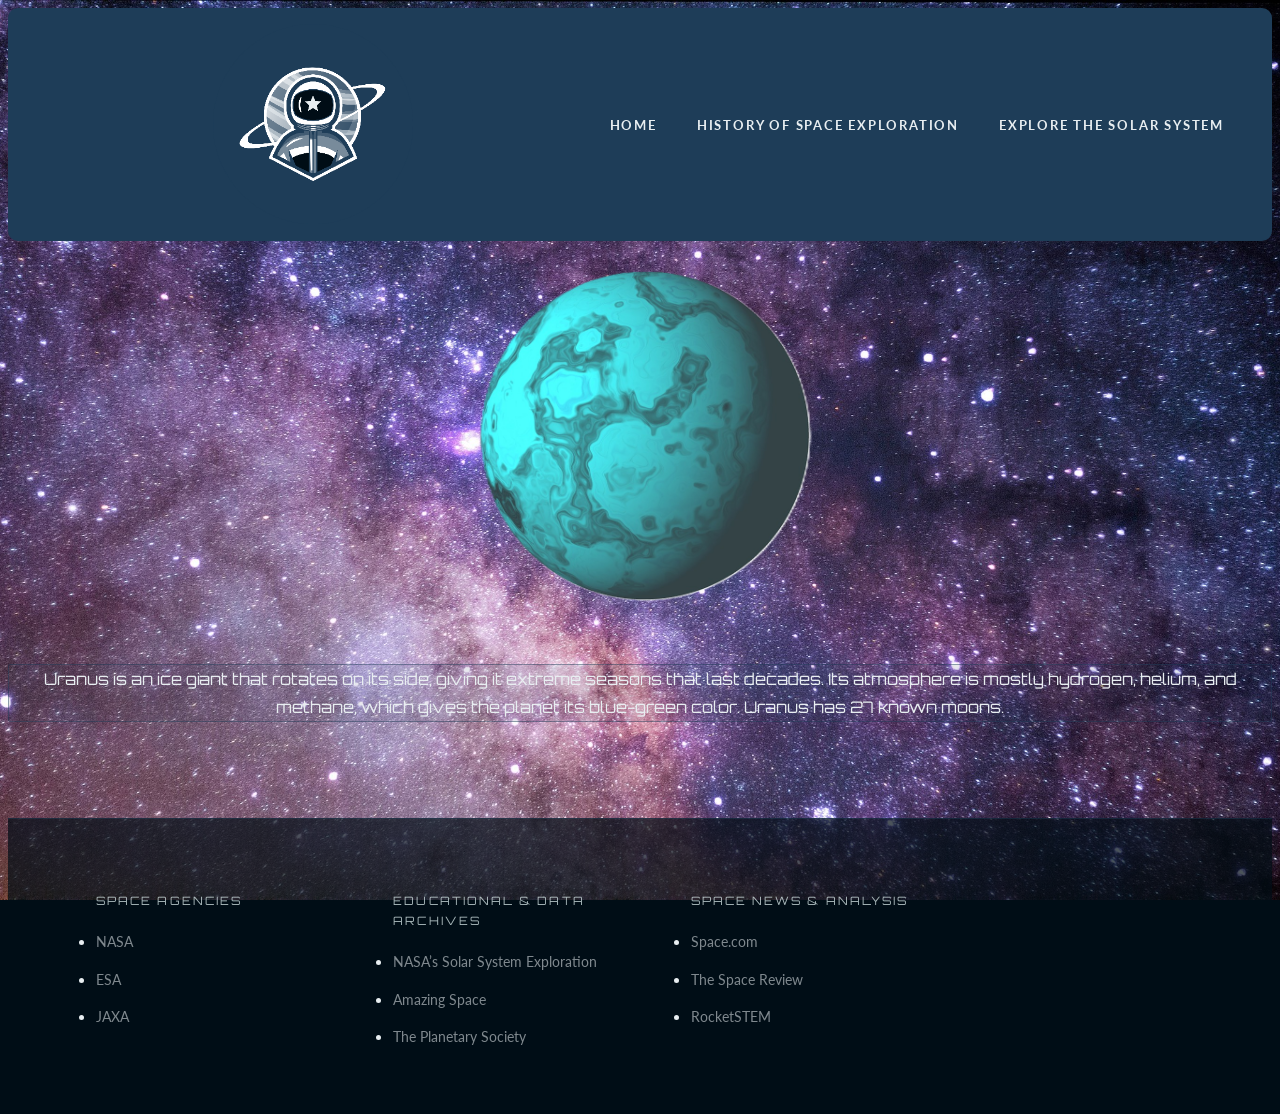
<file: uranus.html>
<DOCTYPE html>
<html lang="en">
    <head>
        <title>Solar System Page</title>
        <link rel="stylesheet" href="styles/spaceSite.css">
    </head>
    <body>
        <header>
            <img src="images/Space_Logo.png" alt="Space Logo">
            <nav>
                <ul>
                    <li><a href="index.html">Home</a></li>
                    <li><a href="history.html">History of Space Exploration</a></li>
                    <li><a href="solarsystem.html">Explore the Solar System</a></li>
                </ul>
            </nav>
        </header>
        <div>
            <img id="uranus" src="images/uranus.png" alt="img of uranus">
            <p>Uranus is an ice giant that rotates on its side, giving it extreme seasons 
           that last decades. Its atmosphere is mostly hydrogen, helium, and methane, 
           which gives the planet its blue-green color. Uranus has 27 known moons.</p>
        </div>
        <footer>
            <div>
                <ul>
                    <li>Space Agencies</li>
                    <li><a href="https://www.nasa.gov/">NASA</a></li>
                    <li><a href="https://www.esa.int/">ESA</a></li>
                    <li><a href="https://www.jaxa.jp/">JAXA</a></li>
                </ul>
                <ul>
                    <li>Educational & Data Archives</li>
                    <li><a href="https://science.nasa.gov/solar-system/">NASA’s Solar System Exploration</a></li>
                    <li><a href="https://thecreativecompany.us/collections/amazing-space?srsltid=AfmBOoqfQQLfX4Ia6jD2zxwUtj6g7XrmrXsmQxMxRW6AQ82Th4IxCEOL">Amazing Space</a></li>
                    <li><a href="https://www.planetary.org/">The Planetary Society</a></li>
                </ul>
                <ul>
                    <li>Space News & Analysis</li>
                    <li><a href="https://www.space.com/">Space.com</a></li>
                    <li><a href="https://www.thespacereview.com/">The Space Review</a></li>
                    <li><a href="https://www.rocketstem.org/">RocketSTEM</a></li>
                </ul>
            </div>
        </footer>
    </body>
</html>
</file>
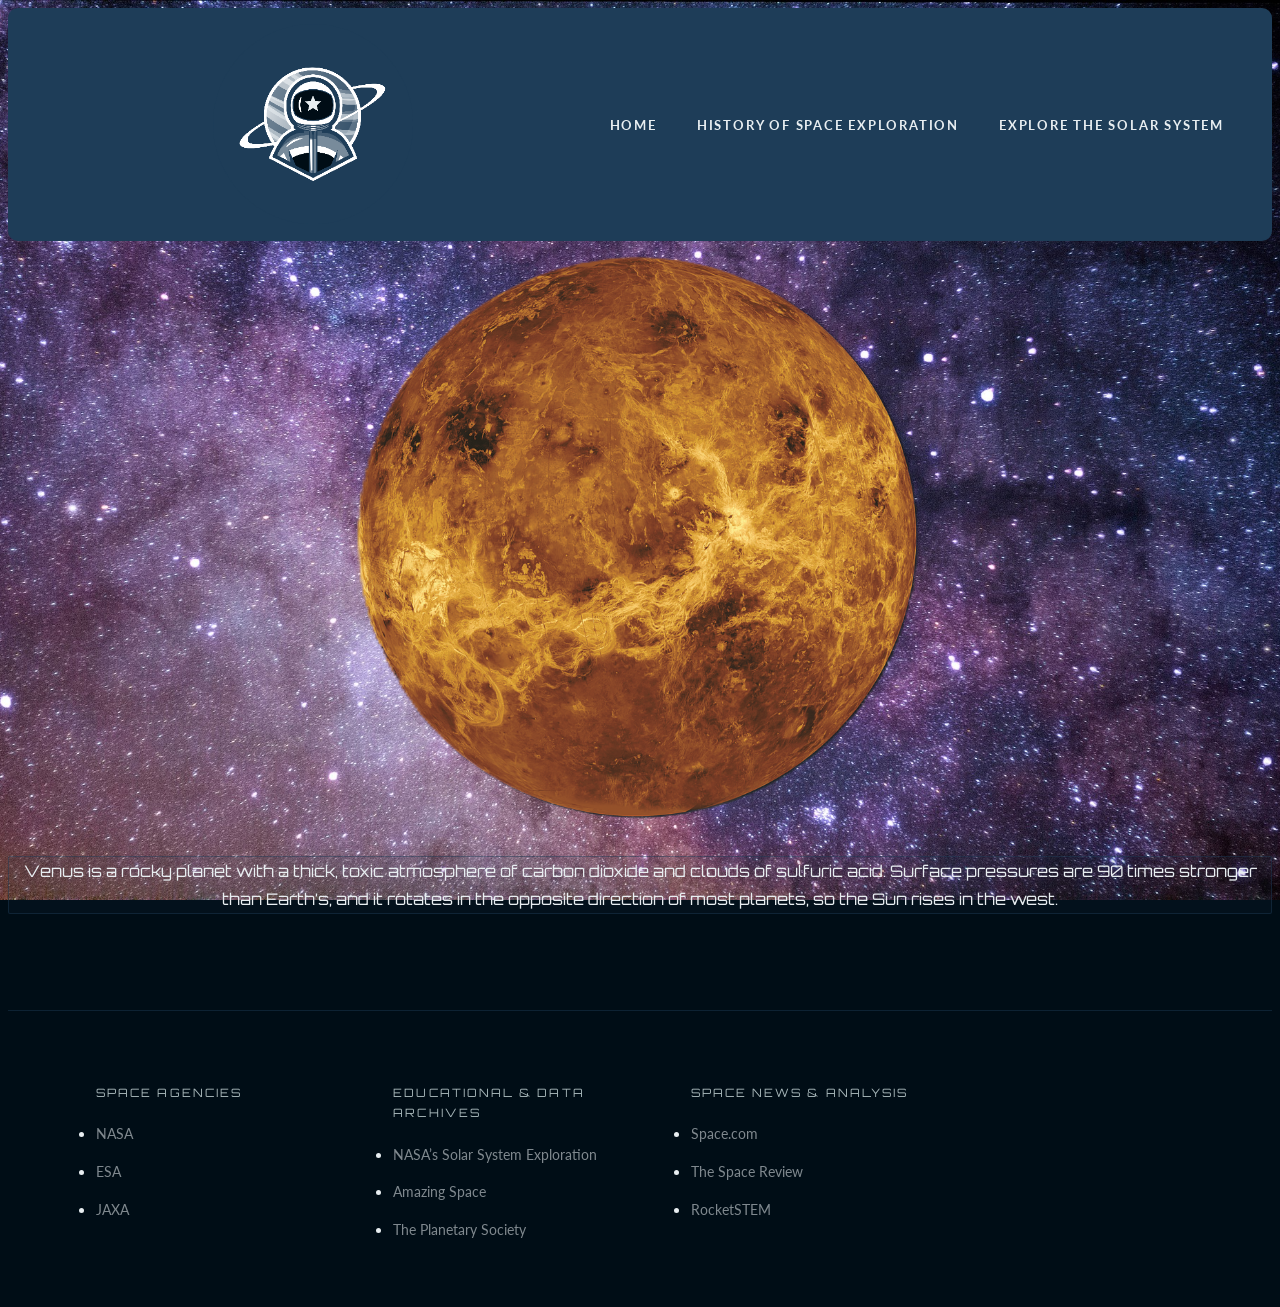
<file: venus.html>
<DOCTYPE html>
<html lang="en">
    <head>
        <title>Solar System Page</title>
        <link rel="stylesheet" href="styles/spaceSite.css">
    </head>
    <body>
        <header>
            <img src="images/Space_Logo.png" alt="Space Logo">
            <nav>
                <ul>
                    <li><a href="index.html">Home</a></li>
                    <li><a href="history.html">History of Space Exploration</a></li>
                    <li><a href="solarsystem.html">Explore the Solar System</a></li>
                </ul>
            </nav>
        </header>
        <div>
        <img id="venus-big" src="images/venus.png" alt="img of venus">
        <p>Venus is a rocky planet with a thick, toxic atmosphere of carbon 
           dioxide and clouds of sulfuric acid. Surface pressures are 90 times 
           stronger than Earth’s, and it rotates in the opposite direction of most 
           planets, so the Sun rises in the west.</p>
        </div>
    <footer>
            <div>
                <ul>
                    <li>Space Agencies</li>
                    <li><a href="https://www.nasa.gov/">NASA</a></li>
                    <li><a href="https://www.esa.int/">ESA</a></li>
                    <li><a href="https://www.jaxa.jp/">JAXA</a></li>
                </ul>
                <ul>
                    <li>Educational & Data Archives</li>
                    <li><a href="https://science.nasa.gov/solar-system/">NASA’s Solar System Exploration</a></li>
                    <li><a href="https://thecreativecompany.us/collections/amazing-space?srsltid=AfmBOoqfQQLfX4Ia6jD2zxwUtj6g7XrmrXsmQxMxRW6AQ82Th4IxCEOL">Amazing Space</a></li>
                    <li><a href="https://www.planetary.org/">The Planetary Society</a></li>
                </ul>
                <ul>
                    <li>Space News & Analysis</li>
                    <li><a href="https://www.space.com/">Space.com</a></li>
                    <li><a href="https://www.thespacereview.com/">The Space Review</a></li>
                    <li><a href="https://www.rocketstem.org/">RocketSTEM</a></li>
                </ul>
            </div>
        </footer>
    </body>
</html>
</file>
<file: styles/spaceSite.css>
@import url('https://fonts.googleapis.com/css2?family=Orbitron:wght@400;600;700;900&family=Lato:wght@300;400;700&display=swap');

:root {
      --primary: #000d16;
      --secondary: #1e3d58;
      --accent1: #e8eef1;
      --accent2: #eeffff;
      --text-muted: rgba(232, 238, 241, 0.65);
      --border:    rgba(30, 61, 88, 0.45);
      --glow:      rgba(238, 255, 255, 0.08);
}

    body {
     background-color: var(--primary);
     color: var(--accent1);
     font-family: 'Lato', sans-serif;
     font-size: 1rem;
     line-height: 1.75;
     overflow-x: hidden;
     background-image: url("../images/home_background.jpg");
        background-size: cover;
        background-attachment: fixed;
        background-position: center;
        background-repeat: no-repeat;    
    }

   /*HEader Text*/
    h1, h2, h3, h4, h5 {
     font-family: 'Orbitron', sans-serif;
     letter-spacing: 0.05em;
     color: var(--accent2);
    }

    a {
    color: var(--accent2);
    text-decoration: none;
    }
    a:hover {
    color: var(--accent1);
    }


    img {
    display: block;
    max-width: 100%;
}


    header {
      display: flex;
      justify-content: space-between;
      align-items: center;
      padding: 1rem 3rem;
      top: 0;
      z-index: 200;
      background: var(--secondary);
      border-bottom: 1px solid var(--border);
      border-radius: 10px;
    }

    nav ul {
      display: flex;
      text-align: center;
      gap: 2.5rem;
      list-style: none;
    }

    

    nav ul li a {
      font-family: 'Lato', sans-serif;
      font-size: 0.8rem;
      font-weight: 700;
      letter-spacing: 0.14em;
      text-transform: uppercase;
      color: var(--accent1);
      border-bottom: 2px solid transparent;
      
    }

    nav ul li a:hover {
      color: var(--accent2);
      border-bottom: 2px solid var(--accent2);
    }



    header img {
      width: auto;
      height: 200px;
      object-position: center 30%;
      display: block;
    }


    p {
        
        text-align: center;
        object-position: center;
        position: relative;
        display: block;
        font-family: 'Orbitron', sans-serif;
        background: rgba(30, 61, 88, 0.10);
        border: 1px solid var(--border);
        border-radius: 2px;
    }

    section {
        display: grid;
        grid-template-columns: 1fr 1fr;
        align-items: center;
        gap: 2.5rem;
        max-width: 1100px;
        margin: 5rem auto;
        padding: 2.5rem 3rem;
        background: rgba(30, 61, 88, 0.10);
        border: 1px solid var(--border);
        border-radius: 2px;
        position: relative;
        overflow: hidden;
       
    }

    section img {
        width: 100%;
        height: 220px;
        object-fit: cover;
        border-radius: 2px;
        border: 1px solid var(--border);
    }

    section ul li:first-child {
        font-family: 'Orbitron', sans-serif;
        font-size: clamp(1.1rem, 2.2vw, 1.6rem);
        font-weight: 700;
        letter-spacing: 0.06em;
        color: var(--accent2);
        margin-bottom: 0.6rem;
        list-style: none;
    }

    
    footer {
        margin-top: 6rem;
        padding: 3.5rem 3rem 2.5rem;
        border-top: 1px solid var(--border);
        background: rgba(0,13,22,0.7);
    }

    footer h5 {
        font-family: 'Orbitron', sans-serif;
        font-size: 0.65rem;
        letter-spacing: 0.4em;
        text-transform: uppercase;
        color: var(--accent2);
        opacity: 0.55;
        margin-bottom: 2rem;
    }

footer > div {
  display: grid;
  grid-template-columns: repeat(3, 1fr);
  gap: 2rem;
  max-width: 860px;
}

footer ul {
  display: flex;
  flex-direction: column;
  gap: 0.6rem;
}


footer ul li:first-child {
  font-family: 'Orbitron', sans-serif;
  font-size: 0.72rem;
  letter-spacing: 0.18em;
  text-transform: uppercase;
  color: var(--accent2);
  opacity: 0.7;
  margin-bottom: 0.4rem;
  list-style: none;
}

footer ul li a {
  font-size: 0.88rem;
  color: var(--accent1);
  opacity: 0.55;
  border-bottom: 1px solid transparent;
  padding-bottom: 1px;
}

footer ul li a:hover {
  opacity: 1;
  color: var(--accent2);
  border-color: rgba(238,255,255,0.35);
}

img {
  display: block;
  margin-left: auto;
  margin-right: auto;
}

#hero-img {
  display: block;
  margin-right: 100%;
  width: 800px;
}

#mercury {
  display: block;
  margin-right: 35%;
  width: 70px;
}

#venus {
  display: block;
  margin-right: 55%;
  width: 90px;
}

#earth {
  display: block;
  margin-right: 40%;
  width: 130px;
}

#mars {
  display: block;
  margin-right: 52%;
  border-radius: 50%;
  width: 110px;
}

#asteroid-1 {
  display: block;
  margin-right: auto;
  margin-left: auto;
  width: 140px;
}

#asteroid-2 {
  display: block;
  margin-right: auto;
  margin-left: auto;
  width: 140px;
}

#asteroid-3 {
  display: block;
  margin-right: auto;
  margin-left: auto;
  width: 140px;
}

#asteroid-4 {
  display: block;
  margin-right: auto;
  margin-left: auto;
  width: 140px;
}

#asteroid-6 {
  display: block;
  margin-right: auto;
  margin-left: auto;
  width: 140px;
}

#asteroid-7 {
  display: block;
  margin-right: auto;
  margin-left: auto;
  width: 140px;
}

#jupiter {
  display: block;
  margin-right: 100%;
  width: 550px;
}

#neptune {
  display: block;
  margin-right: 0%;
  width: 450px;
}

#pluto {
  display: block;
  margin-right: 40%;
  width: 70px;
}

#saturn {
  display: block;
  margin-right: auto;
  margin-left: auto;
}

#uranus {
  display: block;
  margin-right: auto;
  margin-left: auto;
  width: 400px;
}

#mercury-big {
  display: block;
  margin-right: auto;
  margin-left: auto;
  width: 600px;
}

#venus-big {
  display: block;
  margin-right: auto;
  margin-left: auto;
  width: 600px;
}

#earth-big {
  display: block;
  margin-right: auto;
  margin-left: auto;
  width: 650px;
}

#mars-big {
  display: block;
  margin-right: auto;
  margin-left: auto;
  width: 600px;
  height: 600px;
  border-radius: 50%;
}

#saturn-big {
  display: block;
  margin-right: auto;
  margin-left: auto;
  width: 900px;
}

#hero-img-page {
  display: block;
  margin-right: 100%;
  width: 500px;
}

#jupiter-page {
  display: block;
  margin-right: 100%;
  width: 400px;
}

#pluto-page {
  display: block;
  margin-right: auto;
  margin-left: auto;
  width: 530px;
}

#asteroid-belt {
  display: flex;
  justify-content: center;
}
</file>
